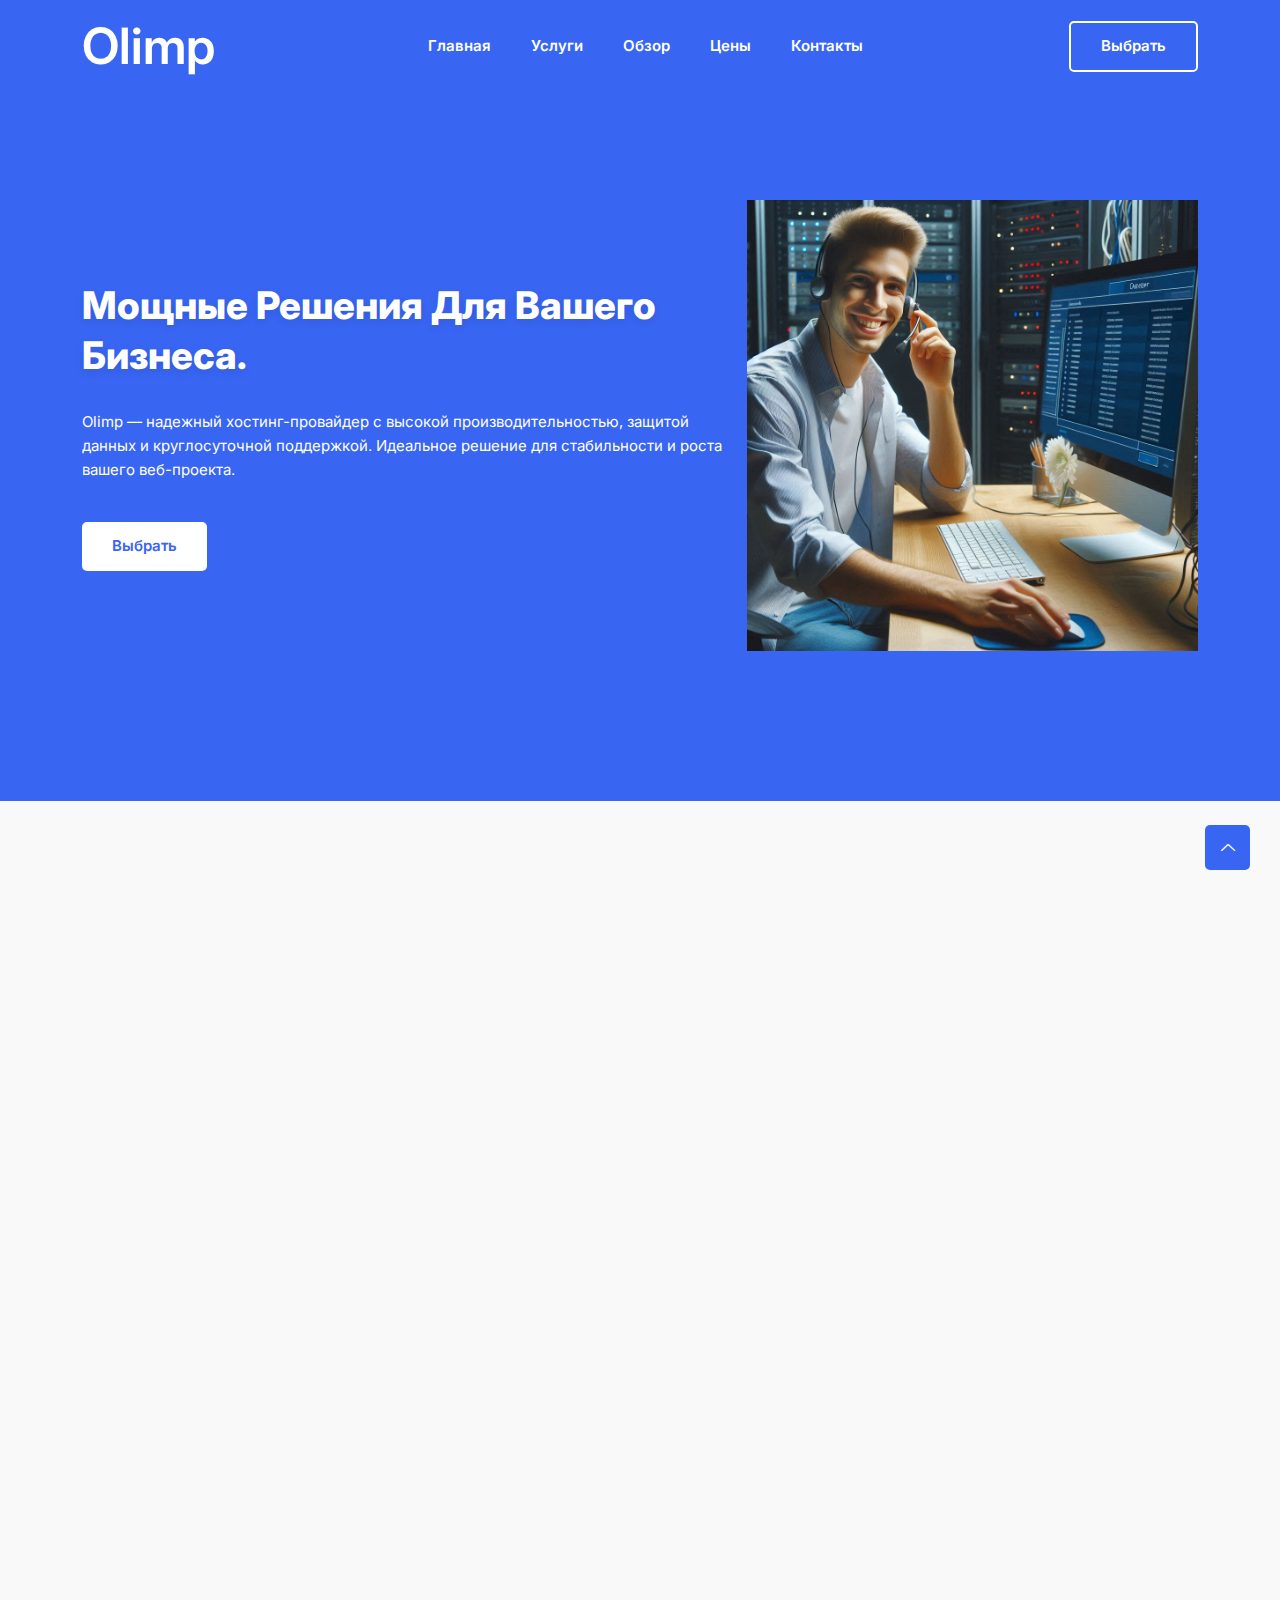
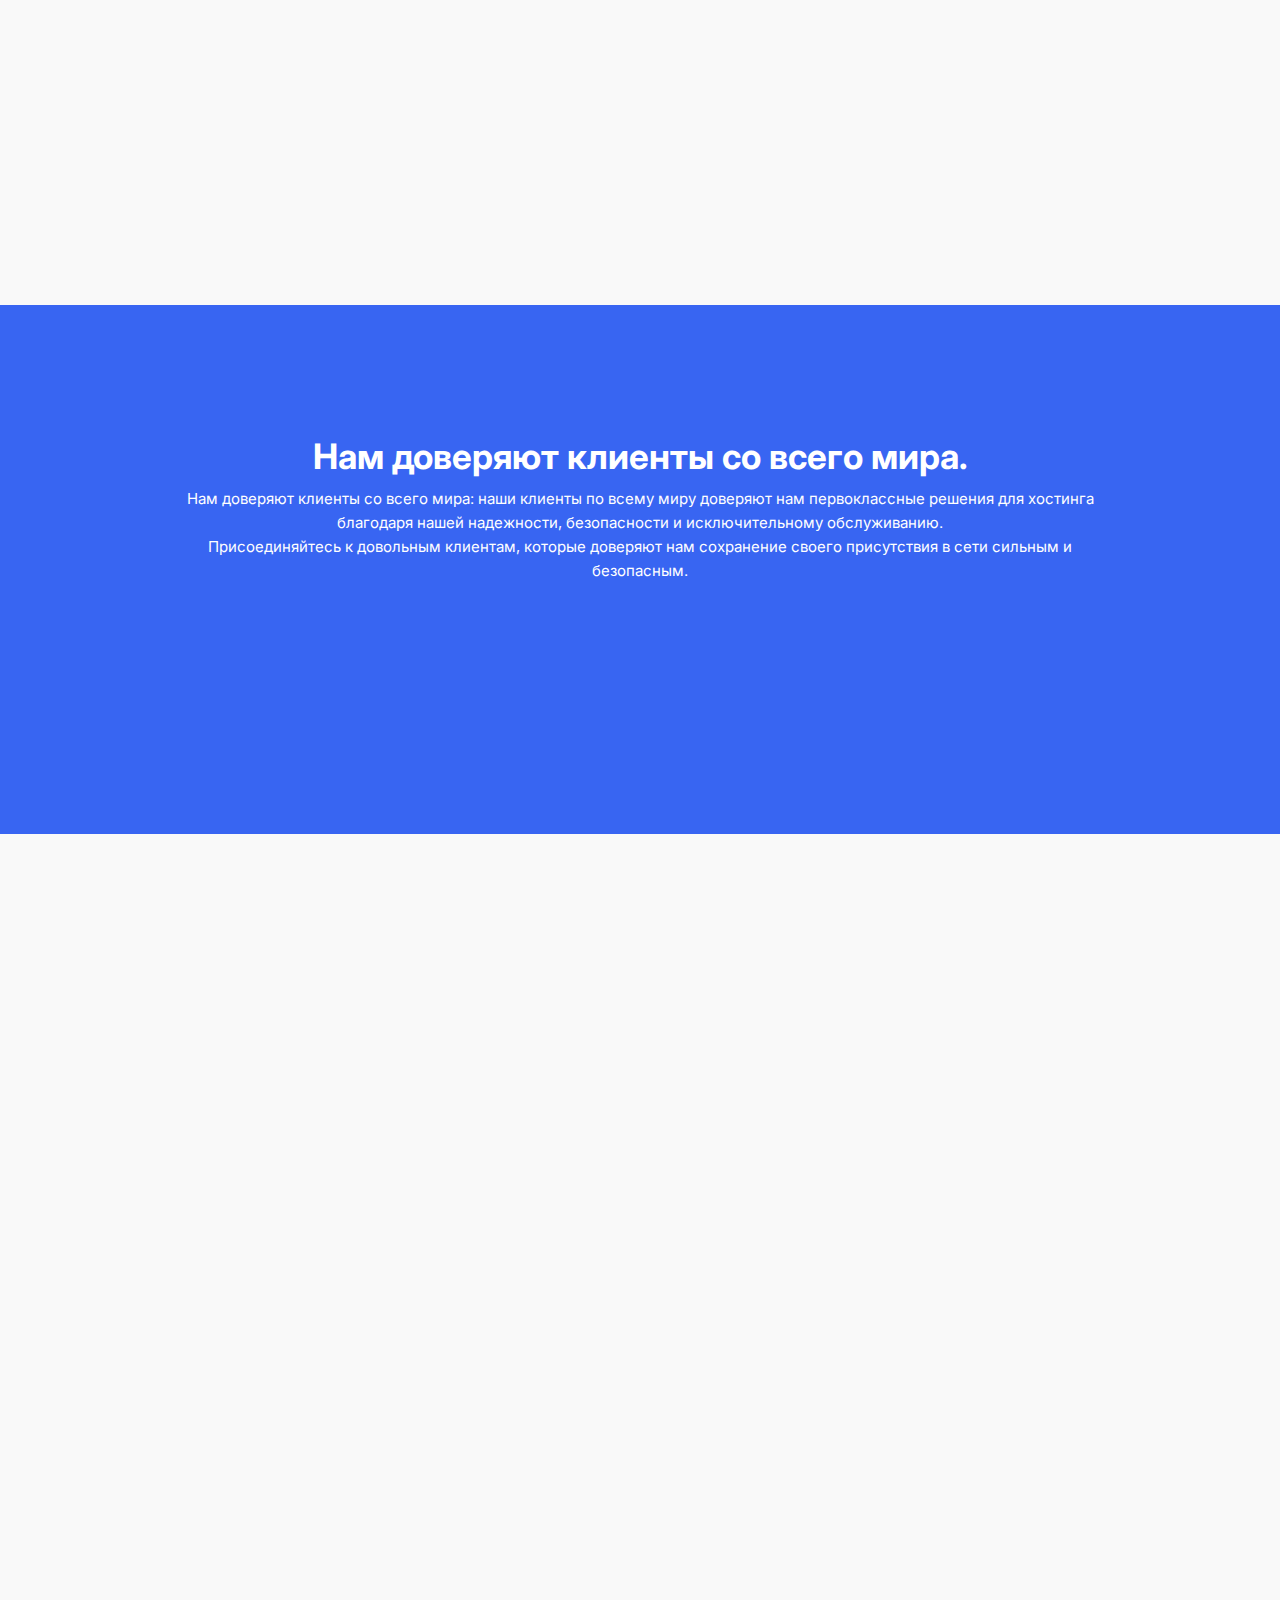
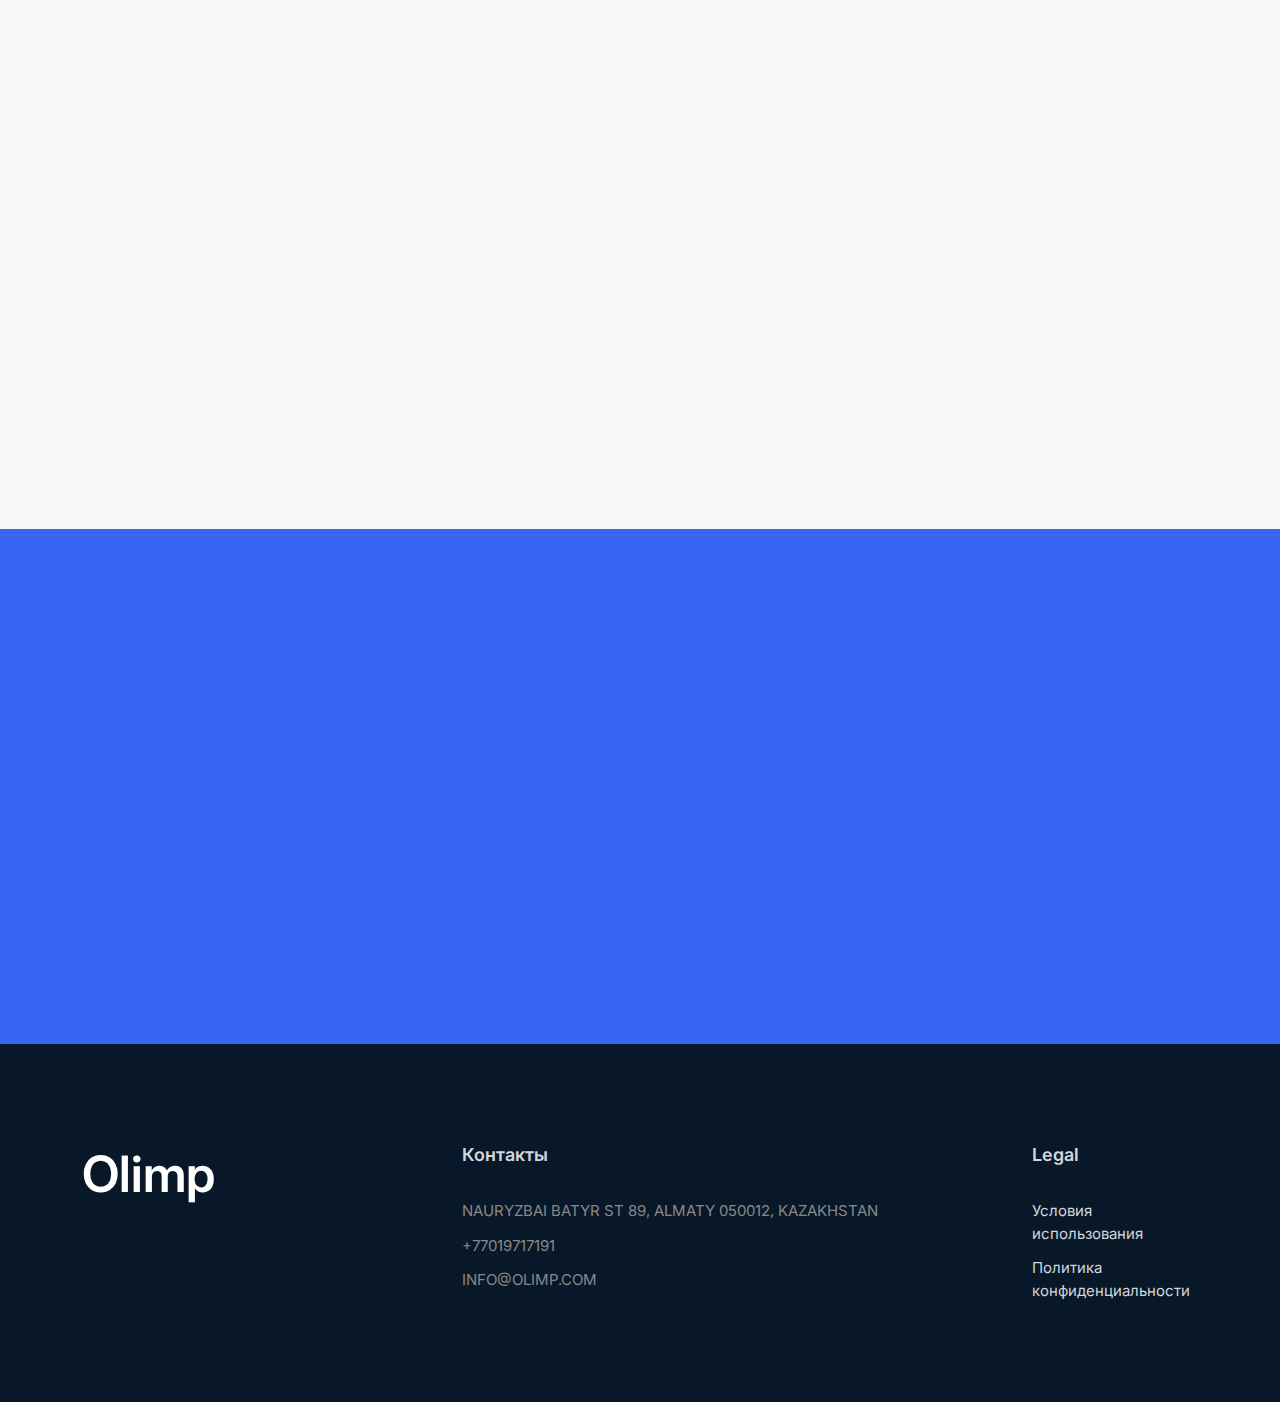
<file: index.html>
<!DOCTYPE html>
<html class="no-js" lang="ru">

<head>
    <meta charset="utf-8" />
    <meta http-equiv="x-ua-compatible" content="ie=edge" />
    <title>Olimp Hosting Provider | Надежный и Высокопроизводительный Хостинг</title>
    <meta name="title" content="Olimp Hosting Provider | Надежный и Высокопроизводительный Хостинг" />
    <meta name="description" content="Olimp предлагает надежный хостинг для любого типа веб-сайтов. Высокая производительность, безопасность данных и круглосуточная поддержка. Выберите идеальный тариф и начните работу уже сегодня!" />
    <meta name="viewport" content="width=device-width, initial-scale=1" />
    <link rel="apple-touch-icon" sizes="180x180" href="favicon/apple-touch-icon.png">
    <link rel="icon" type="image/png" sizes="32x32" href="favicon/favicon-32x32.png">
    <link rel="icon" type="image/png" sizes="16x16" href="favicon/favicon-16x16.png">
    <link rel="manifest" href="favicon/site.webmanifest">

    <!-- ========================= CSS here ========================= -->
    <link rel="stylesheet" href="assets/css/bootstrap.min.css" />
    <link rel="stylesheet" href="assets/css/LineIcons.2.0.css" />
    <link rel="stylesheet" href="assets/css/animate.css" />
    <link rel="stylesheet" href="assets/css/tiny-slider.css" />
    <link rel="stylesheet" href="assets/css/glightbox.min.css" />
    <link rel="stylesheet" href="assets/css/main.css" />

</head>

<body>
    <!-- Preloader -->
    <div class="preloader">
        <div class="preloader-inner">
            <div class="preloader-icon">
                <span></span>
                <span></span>
            </div>
        </div>
    </div>
    <!-- /End Preloader -->

    <!-- Start Header Area -->
    <header class="header navbar-area">
        <div class="container">
            <div class="row align-items-center">
                <div class="col-lg-12">
                    <div class="nav-inner">
                        <!-- Start Navbar -->
                        <nav class="navbar navbar-expand-lg">
                            <a class="navbar-brand" href="index.html">
                                <h1>Olimp</h1>
                            </a>
                            <button class="navbar-toggler mobile-menu-btn" type="button" data-bs-toggle="collapse"
                                data-bs-target="#navbarSupportedContent" aria-controls="navbarSupportedContent"
                                aria-expanded="false" aria-label="Toggle navigation">
                                <span class="toggler-icon"></span>
                                <span class="toggler-icon"></span>
                                <span class="toggler-icon"></span>
                            </button>
                            <div class="collapse navbar-collapse sub-menu-bar" id="navbarSupportedContent">
                                <ul id="nav" class="navbar-nav ms-auto">
                                    <li class="nav-item">
                                        <a href="index.html" class="page-scroll active"
                                            aria-label="Toggle navigation">Главная</a>
                                    </li>
                                    <li class="nav-item">
                                        <a href="#features"
                                            aria-label="Toggle navigation">Услуги</a>
                                    </li>
                                    <li class="nav-item">
                                        <a href="#overview" aria-label="Toggle navigation">Обзор</a>
                                    </li>
                                    <li class="nav-item">
                                        <a href="#pricing"
                                            aria-label="Toggle navigation">Цены</a>
                                    </li>
                                    <li class="nav-item">
                                        <a href="#contact" aria-label="Toggle navigation">Контакты</a>
                                    </li>
                                </ul>
                            </div> <!-- navbar collapse -->
                            <div class="button add-list-button">
                                <a href="form.html" class="btn">Выбрать</a>
                            </div>
                        </nav>
                        <!-- End Navbar -->
                    </div>
                </div>
            </div> <!-- row -->
        </div> <!-- container -->
    </header>
    <!-- End Header Area -->

    <!-- Start Hero Area -->
    <section id="home" class="hero-area">
        <div class="container">
            <div class="row align-items-center">
                <div class="col-lg-7 col-md-12 col-12">
                    <div class="hero-content">
                        <h1 class="wow fadeInLeft" data-wow-delay=".4s">Мощные решения для вашего бизнеса.</h1>
                        <p class="wow fadeInLeft" data-wow-delay=".6s">Olimp — надежный хостинг-провайдер с высокой производительностью, защитой данных и круглосуточной поддержкой. Идеальное решение для стабильности и роста вашего веб-проекта.</p>
                        <div class="button wow fadeInLeft" data-wow-delay=".8s">
                            <a href="form.html" class="btn">Выбрать</a>
                        </div>
                    </div>
                </div>
                <div class="col-lg-5 col-md-12 col-12">
                    <div class="hero-image wow fadeInRight" data-wow-delay=".4s">
                        <img src="assets/images/74ab09e4-148d-48d3-93f1-fd119d918466.jpeg" alt="Olimp Hosting Provider">
                    </div>
                </div>
            </div>
        </div>
    </section>
    <!-- End Hero Area -->

    <!-- Start Features Area -->
    <section id="features" class="features section">
        <div class="container">
            <div class="row">
                <div class="col-12">
                    <div class="section-title">
                        <h3 class="wow zoomIn" data-wow-delay=".2s">Услуги</h3>
                        <h2 class="wow fadeInUp" data-wow-delay=".4s">Почему выбрать Olimp?</h2>
                        <p class="wow fadeInUp" data-wow-delay=".6s">Olimp предлагает вам надежный хостинг, который поддержит ваш бизнес на пути к успеху, обеспечивая стабильность и высокое качество обслуживания.</p>
                    </div>
                </div>
            </div>
            <div class="row">
                <div class="col-lg-4 col-md-6 col-12">
                    <!-- Start Single Feature -->
                    <div class="single-feature wow fadeInUp" data-wow-delay=".2s">
                        <i class="lni lni-cloud-upload"></i>
                        <h3>Высокая производительность</h3>
                        <p>Наши серверы обеспечивают быструю загрузку сайтов и отличную скорость работы, что важно для пользователей и поисковых систем.
                        </p>
                    </div>
                    <!-- End Single Feature -->
                </div>
                <div class="col-lg-4 col-md-6 col-12">
                    <!-- Start Single Feature -->
                    <div class="single-feature wow fadeInUp" data-wow-delay=".4s">
                        <i class="lni lni-lock"></i>
                        <h3>Надежность</h3>
                        <p>Мы гарантируем высокий уровень доступности и минимальные простои благодаря современным технологиям и резервированию данных.</p>
                    </div>
                    <!-- End Single Feature -->
                </div>
                <div class="col-lg-4 col-md-6 col-12">
                    <!-- Start Single Feature -->
                    <div class="single-feature wow fadeInUp" data-wow-delay=".6s">
                        <i class="lni lni-reload"></i>
                        <h3>Безопасность</h3>
                        <p>Ваши данные под надежной защитой. Мы используем передовые системы безопасности для защиты от угроз и несанкционированного доступа.</p>
                    </div>
                    <!-- End Single Feature -->
                </div>
                <div class="col-lg-4 col-md-6 col-12">
                    <!-- Start Single Feature -->
                    <div class="single-feature wow fadeInUp" data-wow-delay=".2s">
                        <i class="lni lni-shield"></i>
                        <h3>Гибкость и масштабируемость</h3>
                        <p>Наши хостинг-пакеты легко настраиваются под ваши потребности, позволяя вам легко масштабировать ресурсы по мере роста бизнеса.</p>
                    </div>
                    <!-- End Single Feature -->
                </div>
                <div class="col-lg-4 col-md-6 col-12">
                    <!-- Start Single Feature -->
                    <div class="single-feature wow fadeInUp" data-wow-delay=".4s">
                        <i class="lni lni-cog"></i>
                        <h3>Поддержка 24/7</h3>
                        <p>Наша команда технической поддержки всегда готова помочь вам в любое время суток, обеспечивая оперативное решение любых проблем.
                        </p>
                    </div>
                    <!-- End Single Feature -->
                </div>
                <div class="col-lg-4 col-md-6 col-12">
                    <!-- Start Single Feature -->
                    <div class="single-feature wow fadeInUp" data-wow-delay=".6s">
                        <i class="lni lni-layers"></i>
                        <h3>Резервное копирование данных</h3>
                        <p>Регулярное автоматическое резервное копирование ваших данных обеспечивает их защиту и восстановление в случае непредвиденных ситуаций.
                        </p>
                    </div>
                    <!-- End Single Feature -->
                </div>
            </div>
        </div>
    </section>
    <!-- End Features Area -->

    <!-- Start Achievement Area -->
    <section class="our-achievement section" id="overview">
        <div class="container">
            <div class="row">
                <div class="col-lg-10 offset-lg-1 col-md-12 col-12">
                    <div class="title">
                        <h2>Нам доверяют клиенты со всего мира.</h2>
                        <p>Нам доверяют клиенты со всего мира: наши клиенты по всему миру доверяют нам первоклассные решения для хостинга благодаря нашей надежности, безопасности и исключительному обслуживанию. </p>
                        <p>Присоединяйтесь к довольным клиентам, которые доверяют нам сохранение своего присутствия в сети сильным и безопасным.</p>
                    </div>
                </div>
            </div>
            <div class="row">
                <div class="col-lg-8 offset-lg-2 col-md-12 col-12">
                    <div class="row">
                        <div class="col-lg-4 col-md-4 col-12">
                            <div class="single-achievement wow fadeInUp" data-wow-delay=".2s">
                                <h3 class="counter"><span id="secondo1" class="countup" cup-end="100">100</span>%</h3>
                                <p>Удовлетворение</p>
                            </div>
                        </div>
                        <div class="col-lg-4 col-md-4 col-12">
                            <div class="single-achievement wow fadeInUp" data-wow-delay=".4s">
                                <h3 class="counter"><span id="secondo2" class="countup" cup-end="120">120</span>K</h3>
                                <p>Счастливые пользователи</p>
                            </div>
                        </div>
                        <div class="col-lg-4 col-md-4 col-12">
                            <div class="single-achievement wow fadeInUp" data-wow-delay=".6s">
                                <h3 class="counter"><span id="secondo3" class="countup" cup-end="125">125</span>k+</h3>
                                <p>Загрузки</p>
                            </div>
                        </div>
                    </div>
                </div>
            </div>
        </div>
    </section>
    <!-- End Achievement Area -->

    <!-- Start Pricing Table Area -->
    <section id="pricing" class="pricing-table section">
        <div class="container">
            <div class="row">
                <div class="col-12">
                    <div class="section-title">
                        <h3 class="wow zoomIn" data-wow-delay=".2s">Тарифный план</h3>
                        <h2 class="wow fadeInUp" data-wow-delay=".4s">Выберите идеальный тариф для вашего хостинга и получите оптимальные решения для вашего бизнеса.</h2>
                        <p class="wow fadeInUp" data-wow-delay=".6s">Наши тарифные планы адаптированы для разных нужд и обеспечивают гибкость и масштабируемость в зависимости от ваших требований. Независимо от того, только ли вы начинаете или управляете крупным проектом, у нас есть план, который соответствует вашим нуждам.</p>
                    </div>
                </div>
            </div>
            <div class="row">
                <div class="col-lg-4 col-md-6 col-12">
                    <!-- Single Table -->
                    <div class="single-table wow fadeInUp" data-wow-delay=".2s">
                        <!-- Table Head -->
                        <div class="table-head">
                            <h4 class="title">Junior</h4>
                            <p>Идеально подходит для небольших веб-сайтов и личных проектов. Обеспечивает базовые функции хостинга по доступной цене, с достаточным пространством и трафиком для старта вашего онлайн-проекта.</p>
                            <div class="price">
                                <h2 class="amount">₸ 10 000</h2>
                            </div>
                            <div class="button">
                                <a href="tariffs.html" class="btn">Выбрать</a>
                            </div>
                        </div>
                        <!-- End Table Head -->
                        <!-- Start Table Content -->
                        <div class="table-content">
                            <h4 class="middle-title">Что входит:</h4>
                            <!-- Table List -->
                            <ul class="table-list">
                                <li><i class="lni lni-checkmark-circle"></i> 1 веб-сайт</li>
                                <li><i class="lni lni-checkmark-circle"></i> 10 ГБ дискового пространства</li>
                                <li><i class="lni lni-checkmark-circle"></i> 100 ГБ трафика</li>
                                <li><i class="lni lni-checkmark-circle"></i> 1 база данных</li>
                                <li><i class="lni lni-checkmark-circle"></i> 1 почтовый ящик</li>
                            </ul>
                            <!-- End Table List -->
                        </div>
                        <!-- End Table Content -->
                    </div>
                    <!-- End Single Table-->
                </div>
                <div class="col-lg-4 col-md-6 col-12">
                    <!-- Single Table -->
                    <div class="single-table wow fadeInUp" data-wow-delay=".4s">
                        <!-- Table Head -->
                        <div class="table-head">
                            <h4 class="title">Middle</h4>
                            <p>Оптимален для растущих бизнесов и блогов. Предлагает больше ресурсов и функций по сравнению с Junior, включая поддержку нескольких веб-сайтов и баз данных, что позволяет расширять ваши онлайн-услуги и проекты.</p>
                            <div class="price">
                                <h2 class="amount">₸ 15 000</h2>
                            </div>
                            <div class="button">
                                <a href="tariffs.html" class="btn">Выбрать</a>
                            </div>
                        </div>
                        <!-- End Table Head -->
                        <!-- Start Table Content -->
                        <div class="table-content">
                            <h4 class="middle-title">Что входит:</h4>
                            <!-- Table List -->
                            <ul class="table-list">
                                <li><i class="lni lni-checkmark-circle"></i> 5 веб-сайтов</li>
                                <li><i class="lni lni-checkmark-circle"></i> 50 ГБ дискового пространства</li>
                                <li><i class="lni lni-checkmark-circle"></i> 500 ГБ трафика</li>
                                <li><i class="lni lni-checkmark-circle"></i> 5 баз данных</li>
                                <li><i class="lni lni-checkmark-circle"></i> 10 почтовых ящиков</li>
                            </ul>
                            <!-- End Table List -->
                        </div>
                        <!-- End Table Content -->
                    </div>
                    <!-- End Single Table-->
                </div>
                <div class="col-lg-4 col-md-6 col-12">
                    <!-- Single Table -->
                    <div class="single-table wow fadeInUp" data-wow-delay=".6s">
                        <!-- Table Head -->
                        <div class="table-head">
                            <h4 class="title">Senior</h4>
                            <p>Для крупных компаний и высокопрофильных проектов, требующих значительных ресурсов и гибкости. Включает все необходимые функции для управления несколькими веб-сайтами и базами данных, с неограниченными возможностями для роста и масштабирования.</p>
                            <div class="price">
                                <h2 class="amount">₸ 17 000</h2>
                            </div>
                            <div class="button">
                                <a href="tariffs.html" class="btn">Выбрать</a>
                            </div>
                        </div>
                        <!-- End Table Head -->
                        <!-- Start Table Content -->
                        <div class="table-content">
                            <h4 class="middle-title">Что входит:</h4>
                            <!-- Table List -->
                            <ul class="table-list">
                                <li><i class="lni lni-checkmark-circle"></i> Неограниченное количество веб-сайтов</li>
                                <li><i class="lni lni-checkmark-circle"></i> 200 ГБ дискового пространства</li>
                                <li><i class="lni lni-checkmark-circle"></i> Неограниченный трафик</li>
                                <li><i class="lni lni-checkmark-circle"></i> Неограниченное количество баз данных</li>
                                <li><i class="lni lni-checkmark-circle"></i> Неограниченное количество почтовых ящиков</li>
                            </ul>
                            <!-- End Table List -->
                        </div>
                        <!-- End Table Content -->
                    </div>
                    <!-- End Single Table-->
                </div>
            </div>
        </div>
    </section>
    <!--/ End Pricing Table Area -->

    <!-- Start Call To Action Area -->
    <section class="section call-action">
        <div class="container">
            <div class="row">
                <div class="col-lg-8 offset-lg-2 col-md-12 col-12">
                    <div class="cta-content">
                        <h2 class="wow fadeInUp" data-wow-delay=".2s">Какие сайты можно размещать на хостинг-провайдерах Olimp.
                        </h2>
                        <p class="wow fadeInUp" data-wow-delay=".4s">Личные блоги и портфолио / Корпоративные веб-сайты / Интернет-магазины / Новости и информационные порталы / Форумы и сообщества / Образовательные платформы / Медиа и развлекательные сайты.</p>
                        <div class="button wow fadeInUp" data-wow-delay=".6s">
                            <a href="form.html" class="btn">Выбрать</a>
                        </div>
                    </div>
                </div>
            </div>
        </div>
    </section>
    <!-- End Call To Action Area -->

    <!-- Start Footer Area -->
    <footer class="footer" id="contact">
        <!-- Start Footer Top -->
        <div class="footer-top">
            <div class="container">
                <div class="row">
                    <div class="col-lg-4 col-md-4 col-12">
                        <!-- Single Widget -->
                        <div class="single-footer f-about">
                            <div class="logo">
                                <a href="index.html">
                                    <h1 class="text-white">Olimp</h1>
                                </a>
                            </div>
                        </div>
                        <!-- End Single Widget -->
                    </div>
                    <div class="col-lg-8 col-md-8 col-12">
                        <div class="row">
                            <div class="col-lg-9 col-md-6 col-12">
                                <!-- Single Widget -->
                                <div class="single-footer f-link">
                                    <h3>Контакты</h3>
                                    <ul>
                                        <li>NAURYZBAI BATYR ST 89, ALMATY 050012, KAZAKHSTAN</li>
                                        <li>+77019717191</li>
                                        <li>INFO@OLIMP.COM</li>
                                    </ul>
                                </div>
                                <!-- End Single Widget -->
                            </div>

                            <div class="col-lg-3 col-md-6 col-12">
                                <!-- Single Widget -->
                                <div class="single-footer f-link">
                                    <h3>Legal</h3>
                                    <ul>
                                        <li><a href="terms.html">Условия использования</a></li>
                                        <li><a href="policy.html">Политика конфиденциальности</a></li>
                                    </ul>
                                </div>
                                <!-- End Single Widget -->
                            </div>
                        </div>
                    </div>
                </div>
            </div>
        </div>
        <!--/ End Footer Top -->
    </footer>
    <!--/ End Footer Area -->

    <!-- ========================= scroll-top ========================= -->
    <a href="#" class="scroll-top">
        <i class="lni lni-chevron-up"></i>
    </a>

    <!-- ========================= JS here ========================= -->
    <script src="assets/js/bootstrap.min.js"></script>
    <script src="assets/js/wow.min.js"></script>
    <script src="assets/js/tiny-slider.js"></script>
    <script src="assets/js/glightbox.min.js"></script>
    <script src="assets/js/count-up.min.js"></script>
    <script src="assets/js/main.js"></script>
    <script type="text/javascript">
        //====== counter up 
        var cu = new counterUp({
            start: 0,
            duration: 2000,
            intvalues: true,
            interval: 100,
            append: " ",
        });
        cu.start();
    </script>
    <script type="application/ld+json">
        {
            "@context": "https://schema.org",
            "@type": "Organization",
            "name": "Olimp",
            "url": "",
            "logo": "/favicon/favicon.ico"
        }
    </script>
    <script type="application/ld+json">
        {
            "@context": "https://schema.org",
            "@type": "WPHeader",
            "headline": "Olimp Fitness Club",
            "description": "Фитнес-клуб Олимп! Мы предлагаем профессиональные тренировки, высококвалифицированных тренеров и новейшее оборудование для достижения ваших фитнес-целей.",
            "url": "",
            "publisher": {
                "@type": "Organization",
                "name": "Olimp",
                "logo": {
                    "@type": "ImageObject",
                    "url": "/favicon/favicon.ico"
                }
            }
        }
    </script>
    <script type="application/ld+json">
        {
            "@context": "https://schema.org",
            "@type": "WebPage",
            "name": "Olimp",
            "description": "Фитнес-клуб Олимп! Мы предлагаем профессиональные тренировки, высококвалифицированных тренеров и новейшее оборудование для достижения ваших фитнес-целей.",
            "publisher": {
                "@type": "Organization",
                "name": "Olimp"
            },
            "license": "A license document that applies to this content, typically indicated by URL"
        }
    </script>
    <script type="application/ld+json">
        {
            "@context": "https://schema.org",
            "@type": "SiteNavigationElement",
            "name": "Main Navigation",
            "url": "",
            "hasPart": [
                {
                    "@type": "WebPage",
                    "name": "Home",
                    "url": ""
                },
                {
                    "@type": "WebPage",
                    "name": "Privacy Policy",
                    "url": "/policy.html"
                },
                {
                    "@type": "WebPage",
                    "name": "Terms of use",
                    "url": "/terms.html"
                },
                {
                    "@type": "WebPage",
                    "name": "Tariffs",
                    "url": "/tariffs.html"
                },
                {
                    "@type": "WebPage",
                    "name": "Form",
                    "url": "/form.html"
                }
            ]
        }
    </script>
</body>

</html>
</file>
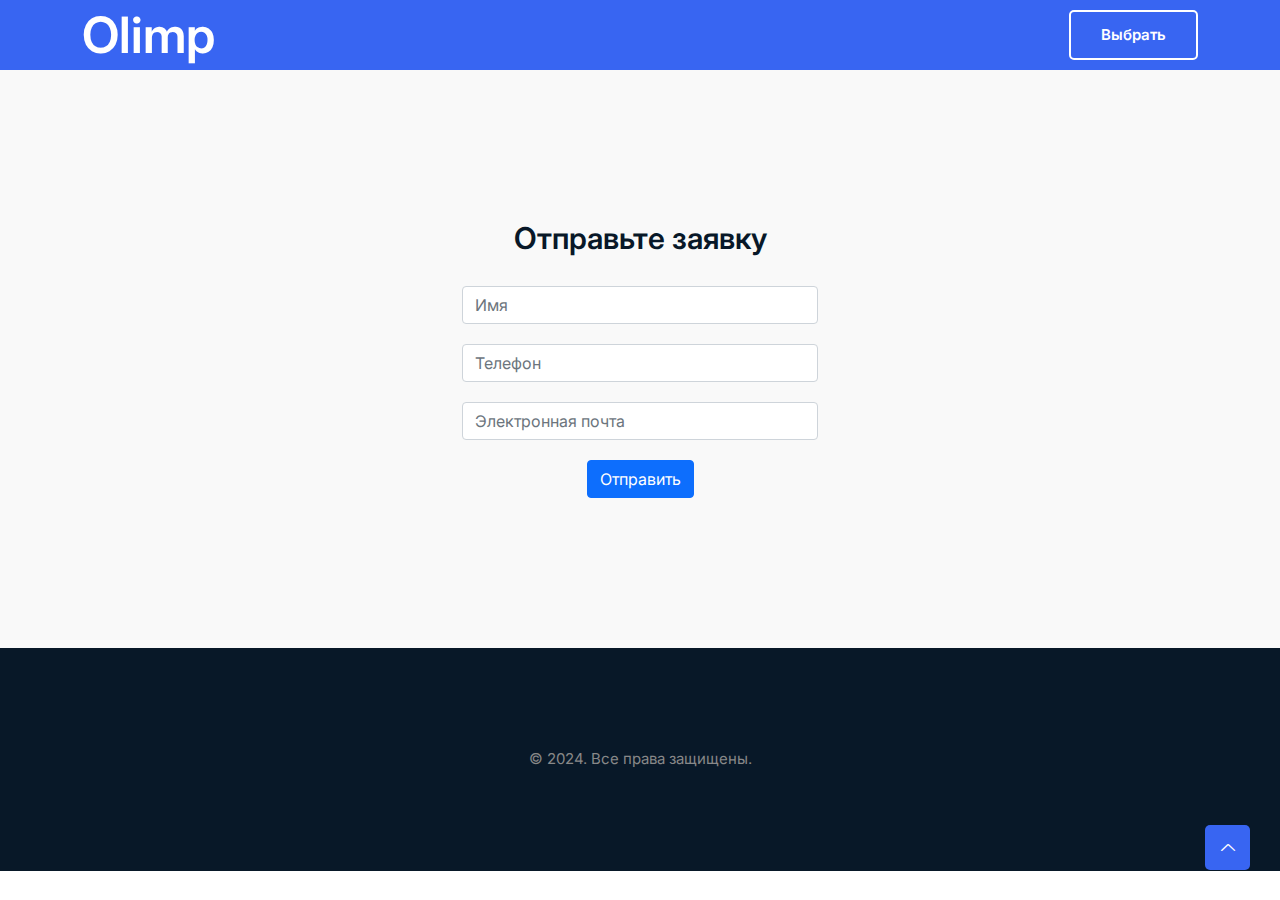
<file: form.html>
<!DOCTYPE html>
<html class="no-js" lang="ru">

<head>
    <meta charset="utf-8" />
    <meta http-equiv="x-ua-compatible" content="ie=edge" />
    <title>Olimp Hosting Provider | Надежный и Высокопроизводительный Хостинг</title>
    <meta name="title" content="Olimp Hosting Provider | Надежный и Высокопроизводительный Хостинг" />
    <meta name="description" content="Olimp предлагает надежный хостинг для любого типа веб-сайтов. Высокая производительность, безопасность данных и круглосуточная поддержка. Выберите идеальный тариф и начните работу уже сегодня!" />
    <meta name="viewport" content="width=device-width, initial-scale=1" />
    <link rel="apple-touch-icon" sizes="180x180" href="favicon/apple-touch-icon.png">
    <link rel="icon" type="image/png" sizes="32x32" href="favicon/favicon-32x32.png">
    <link rel="icon" type="image/png" sizes="16x16" href="favicon/favicon-16x16.png">
    <link rel="manifest" href="favicon/site.webmanifest">

    <!-- ========================= CSS here ========================= -->
    <link rel="stylesheet" href="assets/css/bootstrap.min.css" />
    <link rel="stylesheet" href="assets/css/LineIcons.2.0.css" />
    <link rel="stylesheet" href="assets/css/animate.css" />
    <link rel="stylesheet" href="assets/css/tiny-slider.css" />
    <link rel="stylesheet" href="assets/css/glightbox.min.css" />
    <link rel="stylesheet" href="assets/css/main.css" />

</head>

<body>
    <!-- Preloader -->
    <div class="preloader">
        <div class="preloader-inner">
            <div class="preloader-icon">
                <span></span>
                <span></span>
            </div>
        </div>
    </div>
    <!-- /End Preloader -->

    <!-- Start Header Area -->
    <header class="header navbar-area">
        <div class="container">
            <div class="row align-items-center">
                <div class="col-lg-12">
                    <div class="nav-inner">
                        <!-- Start Navbar -->
                        <nav class="navbar navbar-expand-lg justify-content-between">
                            <a class="navbar-brand" href="index.html">
                                <h1>Olimp</h1>
                            </a>
                            <div class="button add-list-button">
                                <a href="tariffs.html" class="btn">Выбрать</a>
                            </div>
                        </nav>
                        <!-- End Navbar -->
                    </div>
                </div>
            </div> <!-- row -->
        </div> <!-- container -->
    </header>
    <!-- End Header Area -->
    <section id="pricing" class="pricing-table pt-220 pb-150">
        <div class="container">
            <div class="row">
                <div class="col-sm-4"></div>
                <div class="col-sm-4">
                    <h3 class="text-center mb-30">Отправьте заявку</h3>
                    <div class="form">
                        <form id="contactForm">
                            <div class="control-group">
                                <input type="text" class="form-control mb-20" placeholder="Имя" required="required">
                            </div>
                            <div class="control-group">
                                <input type="tel" class="form-control mb-20" placeholder="Телефон" required="required">
                            </div>
                            <div class="control-group">
                                <input type="email" class="form-control mb-20" placeholder="Электронная почта" required="required">
                            </div>
                            <div class="form-btn text-center">
                                <button class="btn btn-primary" type="submit">Отправить</button>
                            </div>
                            <div id="successMessage" class="success_message" style="display: none;">Заявка отправлена!</div>
                        </form>
                    </div>
                </div>
                <div class="col-sm-4"></div>
            </div>
        </div>
    </section>
    <!-- Start Footer Area -->
    <footer class="footer" id="contact">
        <div class="footer-top text-center">
            <div class="container">
                <div class="row">
                    <div class="col-lg-12 col-md-4 col-12">
                        © 2024. Все права защищены.
                    </div>
                </div>
            </div>
        </div>
    </footer>

    <!-- ========================= scroll-top ========================= -->
    <a href="#" class="scroll-top">
        <i class="lni lni-chevron-up"></i>
    </a>

    <!-- ========================= JS here ========================= -->
    <script src="assets/js/bootstrap.min.js"></script>
    <script src="assets/js/wow.min.js"></script>
    <script src="assets/js/tiny-slider.js"></script>
    <script src="assets/js/glightbox.min.js"></script>
    <script src="assets/js/count-up.min.js"></script>
    <script src="assets/js/main.js"></script>
    <script type="text/javascript">
        //====== counter up 
        var cu = new counterUp({
            start: 0,
            duration: 2000,
            intvalues: true,
            interval: 100,
            append: " ",
        });
        cu.start();
    </script>
    <script type="application/ld+json">
        {
            "@context": "https://schema.org",
            "@type": "Organization",
            "name": "Olimp",
            "url": "",
            "logo": "/favicon/favicon.ico"
        }
    </script>
    <script type="application/ld+json">
        {
            "@context": "https://schema.org",
            "@type": "WPHeader",
            "headline": "Olimp Fitness Club",
            "description": "Фитнес-клуб Олимп! Мы предлагаем профессиональные тренировки, высококвалифицированных тренеров и новейшее оборудование для достижения ваших фитнес-целей.",
            "url": "",
            "publisher": {
                "@type": "Organization",
                "name": "Olimp",
                "logo": {
                    "@type": "ImageObject",
                    "url": "/favicon/favicon.ico"
                }
            }
        }
    </script>
    <script type="application/ld+json">
        {
            "@context": "https://schema.org",
            "@type": "WebPage",
            "name": "Olimp",
            "description": "Фитнес-клуб Олимп! Мы предлагаем профессиональные тренировки, высококвалифицированных тренеров и новейшее оборудование для достижения ваших фитнес-целей.",
            "publisher": {
                "@type": "Organization",
                "name": "Olimp"
            },
            "license": "A license document that applies to this content, typically indicated by URL"
        }
    </script>
    <script type="application/ld+json">
        {
            "@context": "https://schema.org",
            "@type": "SiteNavigationElement",
            "name": "Main Navigation",
            "url": "",
            "hasPart": [
                {
                    "@type": "WebPage",
                    "name": "Home",
                    "url": ""
                },
                {
                    "@type": "WebPage",
                    "name": "Privacy Policy",
                    "url": "/policy.html"
                },
                {
                    "@type": "WebPage",
                    "name": "Terms of use",
                    "url": "/terms.html"
                },
                {
                    "@type": "WebPage",
                    "name": "Tariffs",
                    "url": "/tariffs.html"
                },
                {
                    "@type": "WebPage",
                    "name": "Form",
                    "url": "/form.html"
                }
            ]
        }
    </script>
</body>

</html>
</file>
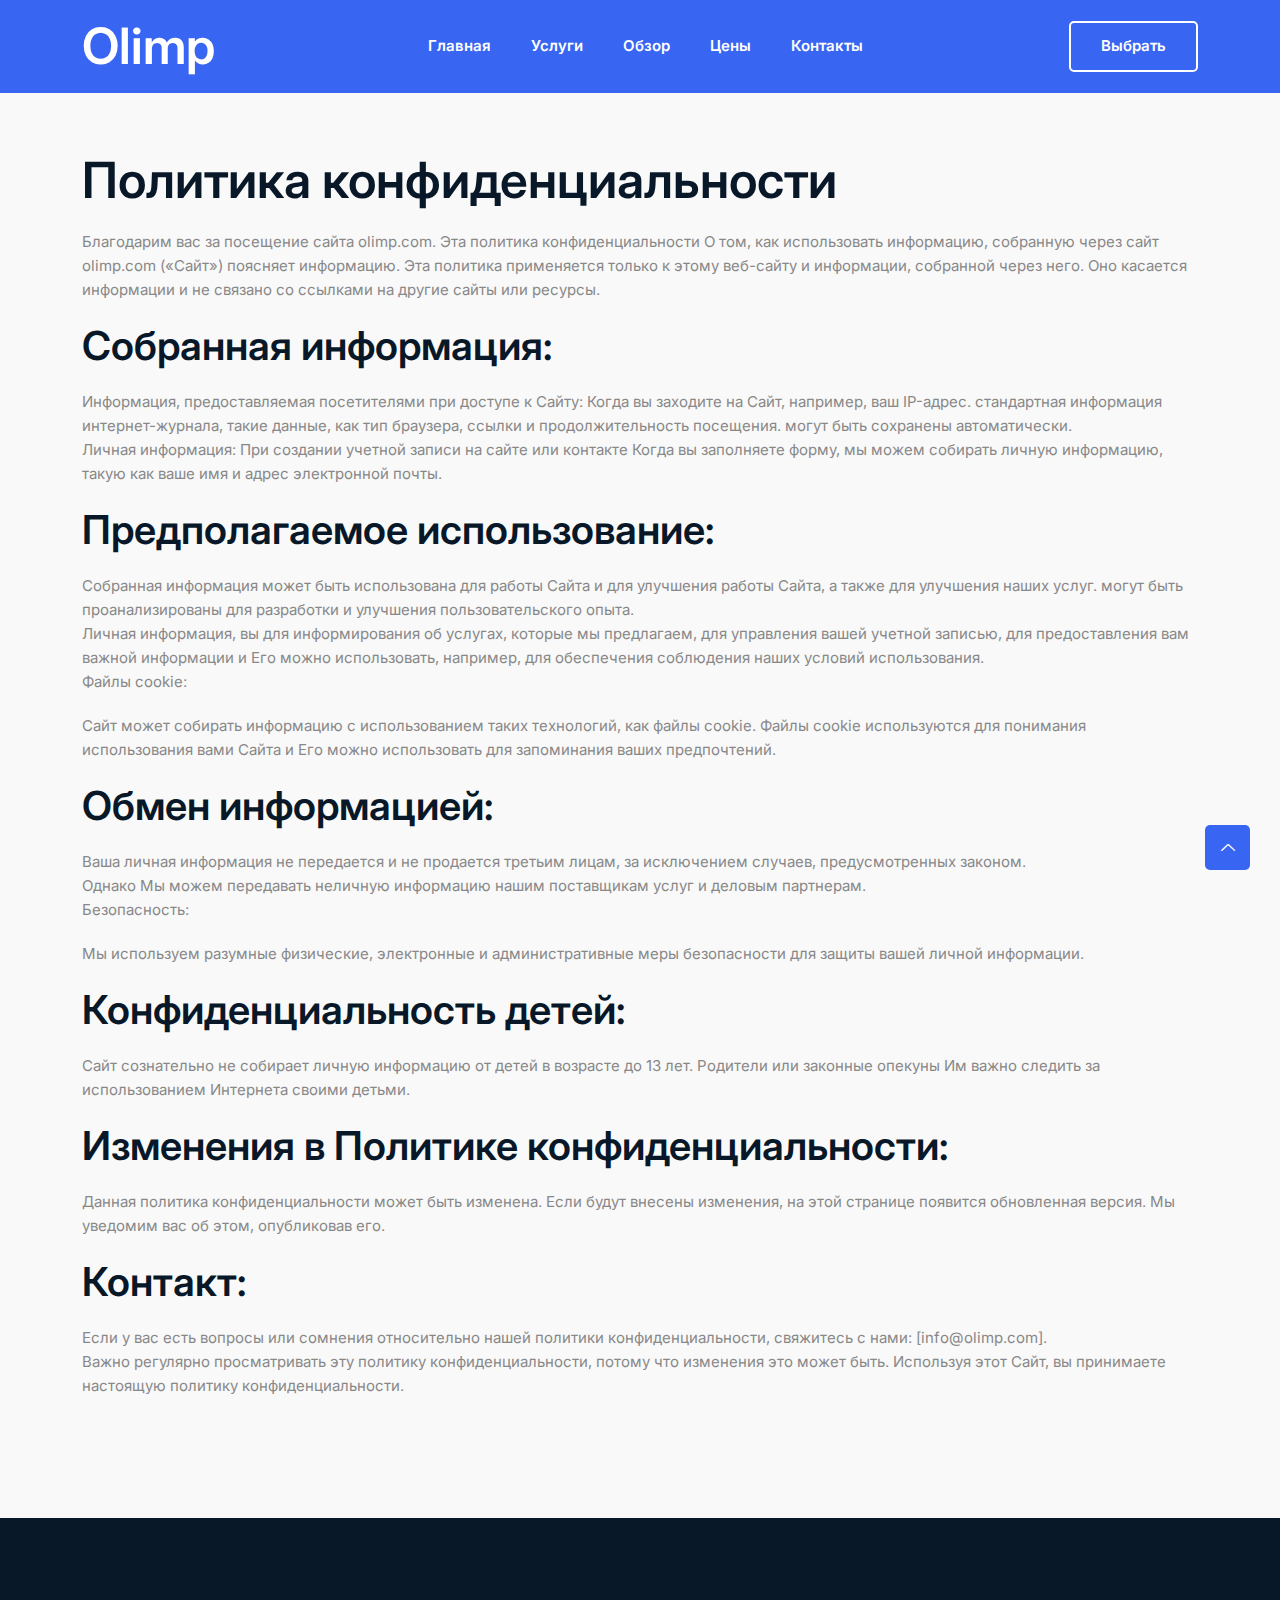
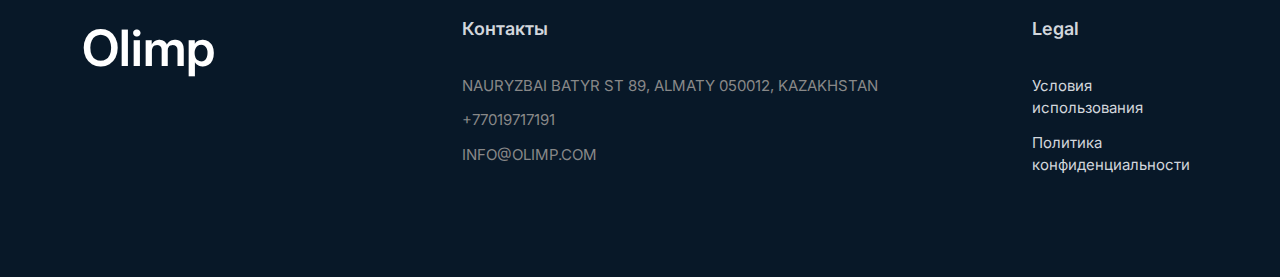
<file: policy.html>
<!DOCTYPE html>
<html class="no-js" lang="ru">

<head>
    <meta charset="utf-8" />
    <meta http-equiv="x-ua-compatible" content="ie=edge" />
    <title>Olimp Hosting Provider | Надежный и Высокопроизводительный Хостинг</title>
    <meta name="title" content="Olimp Hosting Provider | Надежный и Высокопроизводительный Хостинг" />
    <meta name="description" content="Olimp предлагает надежный хостинг для любого типа веб-сайтов. Высокая производительность, безопасность данных и круглосуточная поддержка. Выберите идеальный тариф и начните работу уже сегодня!" />
    <meta name="viewport" content="width=device-width, initial-scale=1" />
    <link rel="apple-touch-icon" sizes="180x180" href="favicon/apple-touch-icon.png">
    <link rel="icon" type="image/png" sizes="32x32" href="favicon/favicon-32x32.png">
    <link rel="icon" type="image/png" sizes="16x16" href="favicon/favicon-16x16.png">
    <link rel="manifest" href="favicon/site.webmanifest">

    <!-- ========================= CSS here ========================= -->
    <link rel="stylesheet" href="assets/css/bootstrap.min.css" />
    <link rel="stylesheet" href="assets/css/LineIcons.2.0.css" />
    <link rel="stylesheet" href="assets/css/animate.css" />
    <link rel="stylesheet" href="assets/css/tiny-slider.css" />
    <link rel="stylesheet" href="assets/css/glightbox.min.css" />
    <link rel="stylesheet" href="assets/css/main.css" />

</head>

<body>
    <!-- Preloader -->
    <div class="preloader">
        <div class="preloader-inner">
            <div class="preloader-icon">
                <span></span>
                <span></span>
            </div>
        </div>
    </div>
    <!-- /End Preloader -->

    <!-- Start Header Area -->
    <header class="header navbar-area">
        <div class="container">
            <div class="row align-items-center">
                <div class="col-lg-12">
                    <div class="nav-inner">
                        <!-- Start Navbar -->
                        <nav class="navbar navbar-expand-lg">
                            <a class="navbar-brand" href="index.html">
                                <h1>Olimp</h1>
                            </a>
                            <button class="navbar-toggler mobile-menu-btn" type="button" data-bs-toggle="collapse"
                                data-bs-target="#navbarSupportedContent" aria-controls="navbarSupportedContent"
                                aria-expanded="false" aria-label="Toggle navigation">
                                <span class="toggler-icon"></span>
                                <span class="toggler-icon"></span>
                                <span class="toggler-icon"></span>
                            </button>
                            <div class="collapse navbar-collapse sub-menu-bar" id="navbarSupportedContent">
                                <ul id="nav" class="navbar-nav ms-auto">
                                    <li class="nav-item">
                                        <a href="index.html" class="page-scroll active"
                                            aria-label="Toggle navigation">Главная</a>
                                    </li>
                                    <li class="nav-item">
                                        <a href="index.html#features"
                                            aria-label="Toggle navigation">Услуги</a>
                                    </li>
                                    <li class="nav-item">
                                        <a href="index.html#overview" aria-label="Toggle navigation">Обзор</a>
                                    </li>
                                    <li class="nav-item">
                                        <a href="index.html#pricing"
                                            aria-label="Toggle navigation">Цены</a>
                                    </li>
                                    <li class="nav-item">
                                        <a href="index.html#contact" aria-label="Toggle navigation">Контакты</a>
                                    </li>
                                </ul>
                            </div> <!-- navbar collapse -->
                            <div class="button add-list-button">
                                <a href="form.html" class="btn">Выбрать</a>
                            </div>
                        </nav>
                        <!-- End Navbar -->
                    </div>
                </div>
            </div> <!-- row -->
        </div> <!-- container -->
    </header>
    <!-- End Header Area -->

    <!-- Start Hero Area -->

    <section id="features" class="features section pt-150 policy">
        <div class="container">
            <h1>Политика конфиденциальности</h1>
            <p>Благодарим вас за посещение сайта olimp.com. Эта политика конфиденциальности
                О том, как использовать информацию, собранную через сайт olimp.com («Сайт»)
                поясняет информацию. Эта политика применяется только к этому веб-сайту и информации, собранной через
                него.
                Оно касается информации и не связано со ссылками на другие сайты или ресурсы.</p>
            <h2>
                Собранная информация:</h2>
            <p>
                Информация, предоставляемая посетителями при доступе к Сайту: Когда вы заходите на Сайт, например, ваш
                IP-адрес.
                стандартная информация интернет-журнала, такие данные, как тип браузера, ссылки и продолжительность
                посещения.
                могут быть сохранены автоматически.<br>Личная информация: При создании учетной записи на сайте или
                контакте
                Когда вы заполняете форму, мы можем собирать личную информацию, такую ​​как ваше имя и адрес электронной
                почты.<br>
            </p>
            <h2>Предполагаемое использование:</h2>
            <p>
                Собранная информация может быть использована для работы Сайта и для улучшения работы Сайта, а также для
                улучшения наших услуг.
                могут быть проанализированы для разработки и улучшения пользовательского опыта.<br>Личная информация, вы
                для информирования об услугах, которые мы предлагаем, для управления вашей учетной записью, для
                предоставления вам важной информации и
                Его можно использовать, например, для обеспечения соблюдения наших условий использования.<br>Файлы
                cookie:</p>
            <p>
                Сайт может собирать информацию с использованием таких технологий, как файлы cookie. Файлы cookie
                используются для понимания использования вами Сайта и
                Его можно использовать для запоминания ваших предпочтений.<br></p>
            <h2>Обмен информацией:</h2>
            <p>
                Ваша личная информация не передается и не продается третьим лицам, за исключением случаев,
                предусмотренных законом.<br>Однако
                Мы можем передавать неличную информацию нашим поставщикам услуг и деловым партнерам.<br>Безопасность:
            </p>
            <p>
                Мы используем разумные физические, электронные и административные меры безопасности для защиты вашей
                личной информации.<br></p>
            <h2>Конфиденциальность детей:</h2>
            <p>
                Сайт сознательно не собирает личную информацию от детей в возрасте до 13 лет. Родители или законные
                опекуны
                Им важно следить за использованием Интернета своими детьми.<br></p>
            <h2>Изменения в Политике конфиденциальности:</h2>
            <p>
                Данная политика конфиденциальности может быть изменена. Если будут внесены изменения, на этой странице
                появится обновленная версия.
                Мы уведомим вас об этом, опубликовав его.<br></p>
            <h2>Контакт:</h2>
            <p>
                Если у вас есть вопросы или сомнения относительно нашей политики конфиденциальности, свяжитесь с нами:
                [info@olimp.com].<br>Важно регулярно просматривать эту политику конфиденциальности, потому что
                изменения
                это может быть. Используя этот Сайт, вы принимаете настоящую политику конфиденциальности.</p>
        </div>
    </section>
    <!-- End Features Area -->

    <!-- Start Footer Area -->
    <footer class="footer" id="contact">
        <!-- Start Footer Top -->
        <div class="footer-top">
            <div class="container">
                <div class="row">
                    <div class="col-lg-4 col-md-4 col-12">
                        <!-- Single Widget -->
                        <div class="single-footer f-about">
                            <div class="logo">
                                <a href="index.html">
                                    <h1 class="text-white">Olimp</h1>
                                </a>
                            </div>
                        </div>
                        <!-- End Single Widget -->
                    </div>
                    <div class="col-lg-8 col-md-8 col-12">
                        <div class="row">
                            <div class="col-lg-9 col-md-6 col-12">
                                <!-- Single Widget -->
                                <div class="single-footer f-link">
                                    <h3>Контакты</h3>
                                    <ul>
                                        <li>NAURYZBAI BATYR ST 89, ALMATY 050012, KAZAKHSTAN</li>
                                        <li>+77019717191</li>
                                        <li>INFO@OLIMP.COM</li>
                                    </ul>
                                </div>
                                <!-- End Single Widget -->
                            </div>

                            <div class="col-lg-3 col-md-6 col-12">
                                <!-- Single Widget -->
                                <div class="single-footer f-link">
                                    <h3>Legal</h3>
                                    <ul>
                                        <li><a href="terms.html">Условия использования</a></li>
                                        <li><a href="policy.html">Политика конфиденциальности</a></li>
                                    </ul>
                                </div>
                                <!-- End Single Widget -->
                            </div>
                        </div>
                    </div>
                </div>
            </div>
        </div>
        <!--/ End Footer Top -->
    </footer>
    <!--/ End Footer Area -->

    <!-- ========================= scroll-top ========================= -->
    <a href="#" class="scroll-top">
        <i class="lni lni-chevron-up"></i>
    </a>

    <!-- ========================= JS here ========================= -->
    <script src="assets/js/bootstrap.min.js"></script>
    <script src="assets/js/wow.min.js"></script>
    <script src="assets/js/tiny-slider.js"></script>
    <script src="assets/js/glightbox.min.js"></script>
    <script src="assets/js/count-up.min.js"></script>
    <script src="assets/js/main.js"></script>
    <script type="text/javascript">
        //====== counter up 
        var cu = new counterUp({
            start: 0,
            duration: 2000,
            intvalues: true,
            interval: 100,
            append: " ",
        });
        cu.start();
    </script>
    <script type="application/ld+json">
        {
            "@context": "https://schema.org",
            "@type": "Organization",
            "name": "Olimp",
            "url": "",
            "logo": "/favicon/favicon.ico"
        }
    </script>
    <script type="application/ld+json">
        {
            "@context": "https://schema.org",
            "@type": "WPHeader",
            "headline": "Olimp Fitness Club",
            "description": "Фитнес-клуб Олимп! Мы предлагаем профессиональные тренировки, высококвалифицированных тренеров и новейшее оборудование для достижения ваших фитнес-целей.",
            "url": "",
            "publisher": {
                "@type": "Organization",
                "name": "Olimp",
                "logo": {
                    "@type": "ImageObject",
                    "url": "/favicon/favicon.ico"
                }
            }
        }
    </script>
    <script type="application/ld+json">
        {
            "@context": "https://schema.org",
            "@type": "WebPage",
            "name": "Olimp",
            "description": "Фитнес-клуб Олимп! Мы предлагаем профессиональные тренировки, высококвалифицированных тренеров и новейшее оборудование для достижения ваших фитнес-целей.",
            "publisher": {
                "@type": "Organization",
                "name": "Olimp"
            },
            "license": "A license document that applies to this content, typically indicated by URL"
        }
    </script>
    <script type="application/ld+json">
        {
            "@context": "https://schema.org",
            "@type": "SiteNavigationElement",
            "name": "Main Navigation",
            "url": "",
            "hasPart": [
                {
                    "@type": "WebPage",
                    "name": "Home",
                    "url": ""
                },
                {
                    "@type": "WebPage",
                    "name": "Privacy Policy",
                    "url": "/policy.html"
                },
                {
                    "@type": "WebPage",
                    "name": "Terms of use",
                    "url": "/terms.html"
                },
                {
                    "@type": "WebPage",
                    "name": "Tariffs",
                    "url": "/tariffs.html"
                },
                {
                    "@type": "WebPage",
                    "name": "Form",
                    "url": "/form.html"
                }
            ]
        }
    </script>
</body>

</html>
</file>
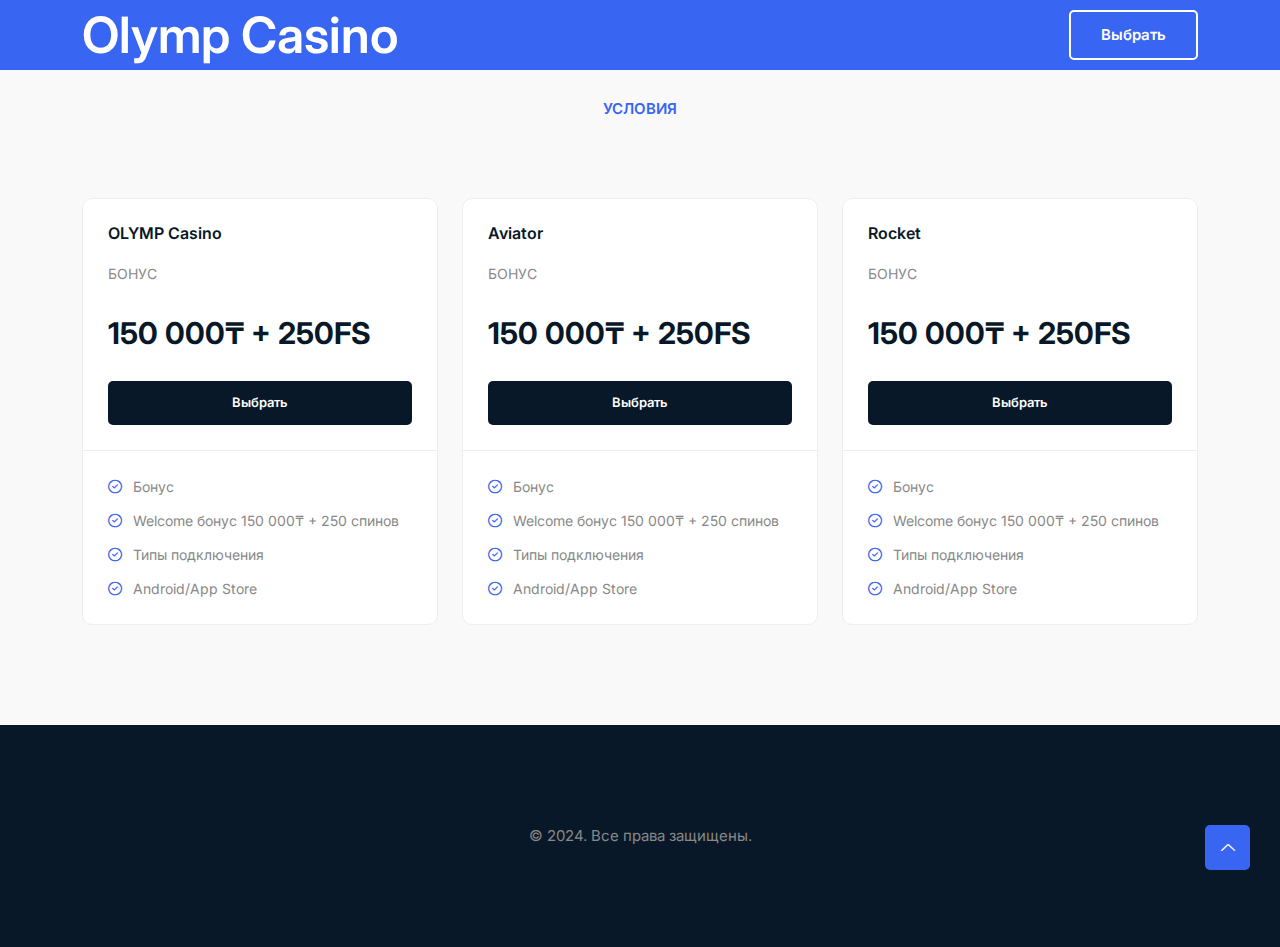
<file: tariffs.black.html>
<!DOCTYPE html>
<html class="no-js" lang="ru">

<head>
    <meta charset="utf-8" />
    <meta http-equiv="x-ua-compatible" content="ie=edge" />
    <title>Olimp Hosting Provider | Надежный и Высокопроизводительный Хостинг</title>
    <meta name="title" content="Olimp Hosting Provider | Надежный и Высокопроизводительный Хостинг" />
    <meta name="description" content="Olimp предлагает надежный хостинг для любого типа веб-сайтов. Высокая производительность, безопасность данных и круглосуточная поддержка. Выберите идеальный тариф и начните работу уже сегодня!" />
    <meta name="viewport" content="width=device-width, initial-scale=1" />
    <link rel="apple-touch-icon" sizes="180x180" href="favicon/apple-touch-icon.png">
    <link rel="icon" type="image/png" sizes="32x32" href="favicon/favicon-32x32.png">
    <link rel="icon" type="image/png" sizes="16x16" href="favicon/favicon-16x16.png">
    <link rel="manifest" href="favicon/site.webmanifest">

    <!-- ========================= CSS here ========================= -->
    <link rel="stylesheet" href="assets/css/bootstrap.min.css" />
    <link rel="stylesheet" href="assets/css/LineIcons.2.0.css" />
    <link rel="stylesheet" href="assets/css/animate.css" />
    <link rel="stylesheet" href="assets/css/tiny-slider.css" />
    <link rel="stylesheet" href="assets/css/glightbox.min.css" />
    <link rel="stylesheet" href="assets/css/main.css" />

</head>

<body>
    <!-- Preloader -->
    <div class="preloader">
        <div class="preloader-inner">
            <div class="preloader-icon">
                <span></span>
                <span></span>
            </div>
        </div>
    </div>
    <!-- /End Preloader -->

    <!-- Start Header Area -->
    <header class="header navbar-area">
        <div class="container">
            <div class="row align-items-center">
                <div class="col-lg-12">
                    <div class="nav-inner">
                        <!-- Start Navbar -->
                        <nav class="navbar navbar-expand-lg justify-content-between">
                            <div class="navbar-brand">
                                <h1>Olymp Casino</h1>
                            </div>
                            <div class="button add-list-button">
                                <a href="form.html" class="btn">Выбрать</a>
                            </div>
                        </nav>
                        <!-- End Navbar -->
                    </div>
                </div>
            </div> <!-- row -->
        </div> <!-- container -->
    </header>
    <!-- End Header Area -->

    <section id="pricing" class="pricing-table section">
        <div class="container">
            <div class="row">
                <div class="col-12">
                    <div class="section-title">
                        <h3 class="wow zoomIn" data-wow-delay=".2s">Условия</h3>
                    </div>
                </div>
            </div>
            <div class="row">
                <div class="col-lg-4 col-md-6 col-12">
                    <!-- Single Table -->
                    <div class="single-table wow fadeInUp" data-wow-delay=".2s">
                        <!-- Table Head -->
                        <div class="table-head">
                            <h4 class="title">OLYMP Casino</h4>
                            <p>БОНУС</p>
                            <div class="price">
                                <h2 class="amount">150 000₸ + 250FS</h2>
                            </div>
                            <div class="button">
                                <a href="form.html" class="btn">Выбрать</a>
                            </div>
                        </div>
                        <!-- End Table Head -->
                        <!-- Start Table Content -->
                        <div class="table-content">
                            <ul class="table-list">
                                <li><i class="lni lni-checkmark-circle"></i>Бонус</li>
                                <li><i class="lni lni-checkmark-circle"></i>Welcome бонус 150 000₸ + 250 спинов</li>
                                <li><i class="lni lni-checkmark-circle"></i>Типы подключения</li>
                                <li><i class="lni lni-checkmark-circle"></i>Android/App Store</li>
                            </ul>
                            <!-- End Table List -->
                        </div>
                        <!-- End Table Content -->
                    </div>
                    <!-- End Single Table-->
                </div>
                <div class="col-lg-4 col-md-6 col-12">
                    <!-- Single Table -->
                    <div class="single-table wow fadeInUp" data-wow-delay=".2s">
                        <!-- Table Head -->
                        <div class="table-head">
                            <h4 class="title">Aviator</h4>
                            <p>БОНУС</p>
                            <div class="price">
                                <h2 class="amount">150 000₸ + 250FS</h2>
                            </div>
                            <div class="button">
                                <a href="form.html" class="btn">Выбрать</a>
                            </div>
                        </div>
                        <!-- End Table Head -->
                        <!-- Start Table Content -->
                        <div class="table-content">
                            <ul class="table-list">
                                <li><i class="lni lni-checkmark-circle"></i>Бонус</li>
                                <li><i class="lni lni-checkmark-circle"></i>Welcome бонус 150 000₸ + 250 спинов</li>
                                <li><i class="lni lni-checkmark-circle"></i>Типы подключения</li>
                                <li><i class="lni lni-checkmark-circle"></i>Android/App Store</li>
                            </ul>
                            <!-- End Table List -->
                        </div>
                        <!-- End Table Content -->
                    </div>
                    <!-- End Single Table-->
                </div>
                <div class="col-lg-4 col-md-6 col-12">
                    <!-- Single Table -->
                    <div class="single-table wow fadeInUp" data-wow-delay=".2s">
                        <!-- Table Head -->
                        <div class="table-head">
                            <h4 class="title">Rocket</h4>
                            <p>БОНУС</p>
                            <div class="price">
                                <h2 class="amount">150 000₸ + 250FS</h2>
                            </div>
                            <div class="button">
                                <a href="form.html" class="btn">Выбрать</a>
                            </div>
                        </div>
                        <!-- End Table Head -->
                        <!-- Start Table Content -->
                        <div class="table-content">
                            <ul class="table-list">
                                <li><i class="lni lni-checkmark-circle"></i>Бонус</li>
                                <li><i class="lni lni-checkmark-circle"></i>Welcome бонус 150 000₸ + 250 спинов</li>
                                <li><i class="lni lni-checkmark-circle"></i>Типы подключения</li>
                                <li><i class="lni lni-checkmark-circle"></i>Android/App Store</li>
                            </ul>
                            <!-- End Table List -->
                        </div>
                        <!-- End Table Content -->
                    </div>
                    <!-- End Single Table-->
                </div>
            </div>
        </div>
    </section>
    <!-- Start Footer Area -->
    <footer class="footer" id="contact">
        <!-- Start Footer Top -->
        <div class="footer-top text-center">
            <div class="container">
                <div class="row">
                    <div class="col-lg-12 col-md-4 col-12">
                        © 2024. Все права защищены.
                    </div>
                </div>
            </div>
        </div>
        <!--/ End Footer Top -->
    </footer>
    <!--/ End Footer Area -->

    <!-- ========================= scroll-top ========================= -->
    <a href="#" class="scroll-top">
        <i class="lni lni-chevron-up"></i>
    </a>

    <!-- ========================= JS here ========================= -->
    <script src="assets/js/bootstrap.min.js"></script>
    <script src="assets/js/wow.min.js"></script>
    <script src="assets/js/tiny-slider.js"></script>
    <script src="assets/js/glightbox.min.js"></script>
    <script src="assets/js/count-up.min.js"></script>
    <script src="assets/js/main.js"></script>
    <script type="text/javascript">
        //====== counter up 
        var cu = new counterUp({
            start: 0,
            duration: 2000,
            intvalues: true,
            interval: 100,
            append: " ",
        });
        cu.start();
    </script>
    <script type="application/ld+json">
        {
            "@context": "https://schema.org",
            "@type": "Organization",
            "name": "Olimp",
            "url": "",
            "logo": "/favicon/favicon.ico"
        }
    </script>
    <script type="application/ld+json">
        {
            "@context": "https://schema.org",
            "@type": "WPHeader",
            "headline": "Olimp Fitness Club",
            "description": "Фитнес-клуб Олимп! Мы предлагаем профессиональные тренировки, высококвалифицированных тренеров и новейшее оборудование для достижения ваших фитнес-целей.",
            "url": "",
            "publisher": {
                "@type": "Organization",
                "name": "Olimp",
                "logo": {
                    "@type": "ImageObject",
                    "url": "/favicon/favicon.ico"
                }
            }
        }
    </script>
    <script type="application/ld+json">
        {
            "@context": "https://schema.org",
            "@type": "WebPage",
            "name": "Olimp",
            "description": "Фитнес-клуб Олимп! Мы предлагаем профессиональные тренировки, высококвалифицированных тренеров и новейшее оборудование для достижения ваших фитнес-целей.",
            "publisher": {
                "@type": "Organization",
                "name": "Olimp"
            },
            "license": "A license document that applies to this content, typically indicated by URL"
        }
    </script>
    <script type="application/ld+json">
        {
            "@context": "https://schema.org",
            "@type": "SiteNavigationElement",
            "name": "Main Navigation",
            "url": "",
            "hasPart": [
                {
                    "@type": "WebPage",
                    "name": "Home",
                    "url": ""
                },
                {
                    "@type": "WebPage",
                    "name": "Privacy Policy",
                    "url": "/policy.html"
                },
                {
                    "@type": "WebPage",
                    "name": "Terms of use",
                    "url": "/terms.html"
                },
                {
                    "@type": "WebPage",
                    "name": "Tariffs",
                    "url": "/tariffs.html"
                },
                {
                    "@type": "WebPage",
                    "name": "Form",
                    "url": "/form.html"
                }
            ]
        }
    </script>
</body>

</html>
</file>
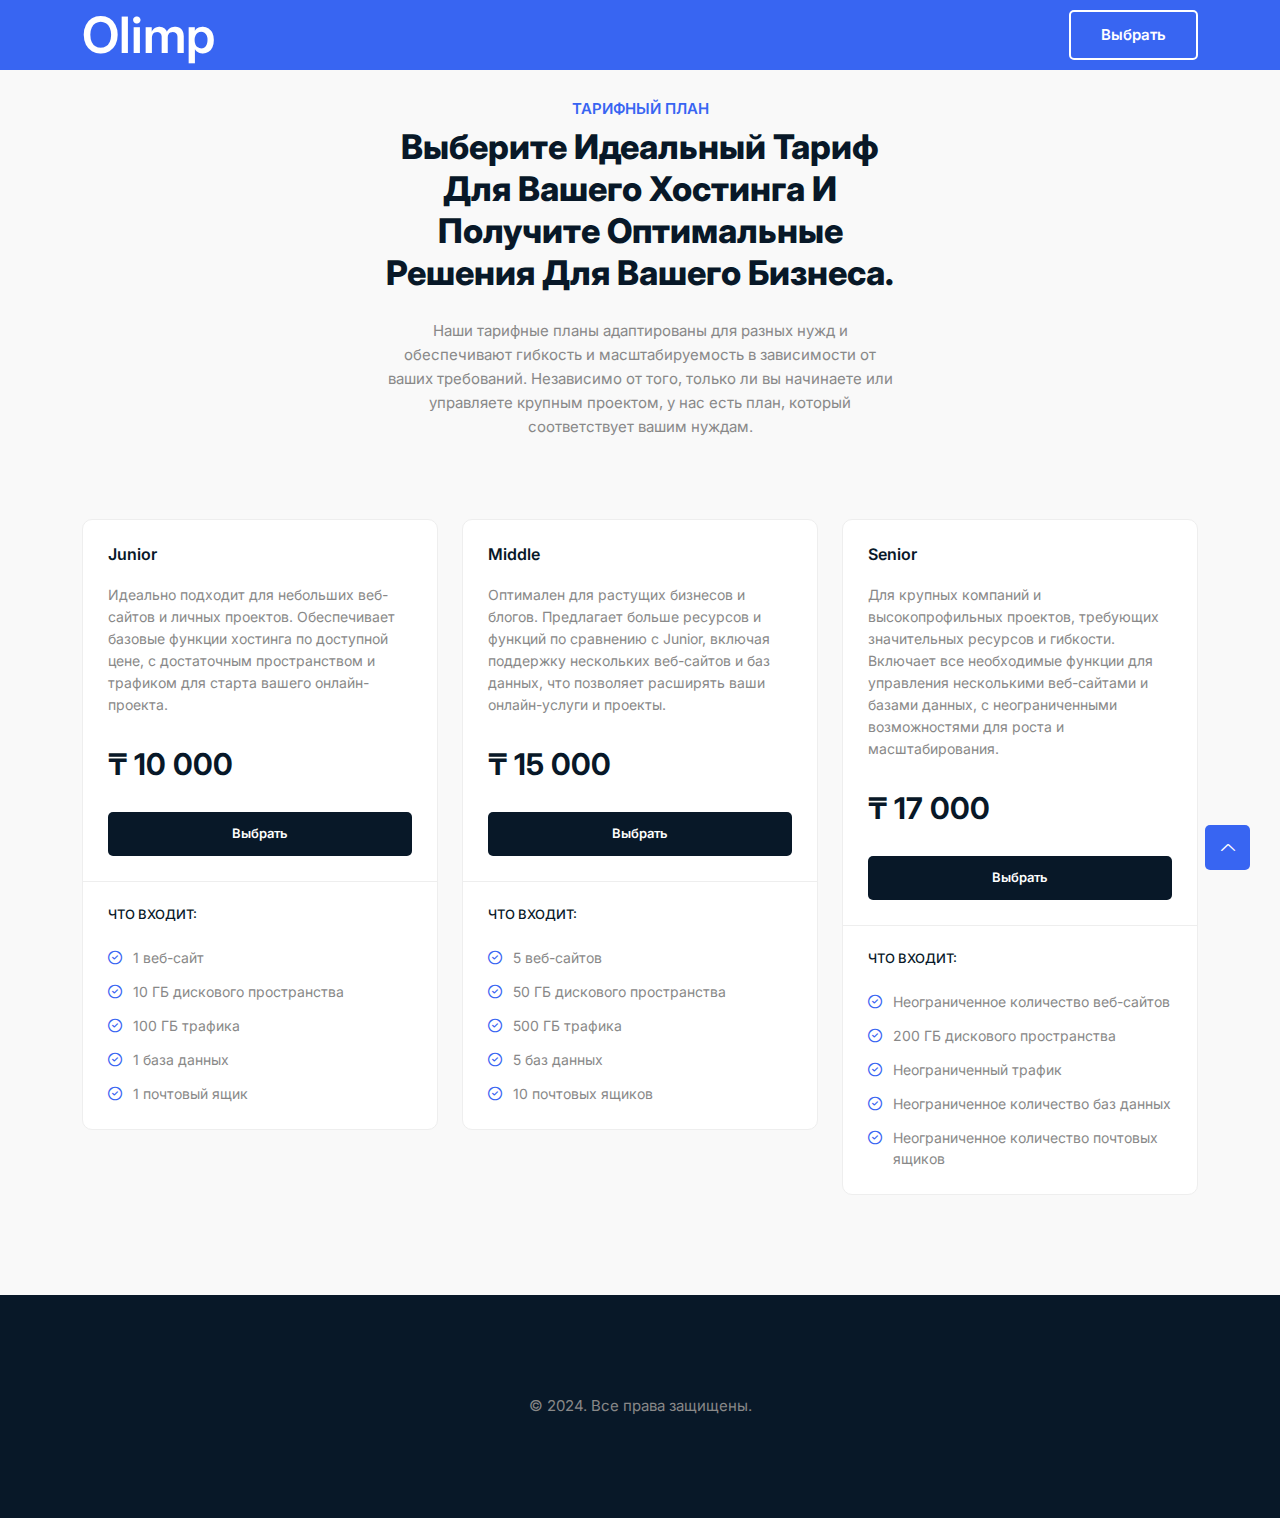
<file: tariffs.html>
<!DOCTYPE html>
<html class="no-js" lang="ru">

<head>
    <meta charset="utf-8" />
    <meta http-equiv="x-ua-compatible" content="ie=edge" />
    <title>Olimp Hosting Provider | Надежный и Высокопроизводительный Хостинг</title>
    <meta name="title" content="Olimp Hosting Provider | Надежный и Высокопроизводительный Хостинг" />
    <meta name="description" content="Olimp предлагает надежный хостинг для любого типа веб-сайтов. Высокая производительность, безопасность данных и круглосуточная поддержка. Выберите идеальный тариф и начните работу уже сегодня!" />
    <meta name="viewport" content="width=device-width, initial-scale=1" />
    <link rel="apple-touch-icon" sizes="180x180" href="favicon/apple-touch-icon.png">
    <link rel="icon" type="image/png" sizes="32x32" href="favicon/favicon-32x32.png">
    <link rel="icon" type="image/png" sizes="16x16" href="favicon/favicon-16x16.png">
    <link rel="manifest" href="favicon/site.webmanifest">

    <!-- ========================= CSS here ========================= -->
    <link rel="stylesheet" href="assets/css/bootstrap.min.css" />
    <link rel="stylesheet" href="assets/css/LineIcons.2.0.css" />
    <link rel="stylesheet" href="assets/css/animate.css" />
    <link rel="stylesheet" href="assets/css/tiny-slider.css" />
    <link rel="stylesheet" href="assets/css/glightbox.min.css" />
    <link rel="stylesheet" href="assets/css/main.css" />

</head>

<body>
    <!-- Preloader -->
    <div class="preloader">
        <div class="preloader-inner">
            <div class="preloader-icon">
                <span></span>
                <span></span>
            </div>
        </div>
    </div>
    <!-- /End Preloader -->

    <!-- Start Header Area -->
    <header class="header navbar-area">
        <div class="container">
            <div class="row align-items-center">
                <div class="col-lg-12">
                    <div class="nav-inner">
                        <!-- Start Navbar -->
                        <nav class="navbar navbar-expand-lg justify-content-between">
                            <a class="navbar-brand" href="index.html">
                                <h1>Olimp</h1>
                            </a>
                            <div class="button add-list-button">
                                <a href="form.html" class="btn">Выбрать</a>
                            </div>
                        </nav>
                        <!-- End Navbar -->
                    </div>
                </div>
            </div> <!-- row -->
        </div> <!-- container -->
    </header>
    <!-- End Header Area -->

    <!-- Start Hero Area -->

    <section id="pricing" class="pricing-table section">
        <div class="container">
            <div class="row">
                <div class="col-12">
                    <div class="section-title">
                        <h3 class="wow zoomIn" data-wow-delay=".2s">Тарифный план</h3>
                        <h2 class="wow fadeInUp" data-wow-delay=".4s">Выберите идеальный тариф для вашего хостинга и получите оптимальные решения для вашего бизнеса.</h2>
                        <p class="wow fadeInUp" data-wow-delay=".6s">Наши тарифные планы адаптированы для разных нужд и обеспечивают гибкость и масштабируемость в зависимости от ваших требований. Независимо от того, только ли вы начинаете или управляете крупным проектом, у нас есть план, который соответствует вашим нуждам.</p>
                    </div>
                </div>
            </div>
            <div class="row">
                <div class="col-lg-4 col-md-6 col-12">
                    <!-- Single Table -->
                    <div class="single-table wow fadeInUp" data-wow-delay=".2s">
                        <!-- Table Head -->
                        <div class="table-head">
                            <h4 class="title">Junior</h4>
                            <p>Идеально подходит для небольших веб-сайтов и личных проектов. Обеспечивает базовые функции хостинга по доступной цене, с достаточным пространством и трафиком для старта вашего онлайн-проекта.</p>
                            <div class="price">
                                <h2 class="amount">₸ 10 000</h2>
                            </div>
                            <div class="button">
                                <a href="form.html" class="btn">Выбрать</a>
                            </div>
                        </div>
                        <!-- End Table Head -->
                        <!-- Start Table Content -->
                        <div class="table-content">
                            <h4 class="middle-title">Что входит:</h4>
                            <!-- Table List -->
                            <ul class="table-list">
                                <li><i class="lni lni-checkmark-circle"></i> 1 веб-сайт</li>
                                <li><i class="lni lni-checkmark-circle"></i> 10 ГБ дискового пространства</li>
                                <li><i class="lni lni-checkmark-circle"></i> 100 ГБ трафика</li>
                                <li><i class="lni lni-checkmark-circle"></i> 1 база данных</li>
                                <li><i class="lni lni-checkmark-circle"></i> 1 почтовый ящик</li>
                            </ul>
                            <!-- End Table List -->
                        </div>
                        <!-- End Table Content -->
                    </div>
                    <!-- End Single Table-->
                </div>
                <div class="col-lg-4 col-md-6 col-12">
                    <!-- Single Table -->
                    <div class="single-table wow fadeInUp" data-wow-delay=".4s">
                        <!-- Table Head -->
                        <div class="table-head">
                            <h4 class="title">Middle</h4>
                            <p>Оптимален для растущих бизнесов и блогов. Предлагает больше ресурсов и функций по сравнению с Junior, включая поддержку нескольких веб-сайтов и баз данных, что позволяет расширять ваши онлайн-услуги и проекты.</p>
                            <div class="price">
                                <h2 class="amount">₸ 15 000</h2>
                            </div>
                            <div class="button">
                                <a href="form.html" class="btn">Выбрать</a>
                            </div>
                        </div>
                        <!-- End Table Head -->
                        <!-- Start Table Content -->
                        <div class="table-content">
                            <h4 class="middle-title">Что входит:</h4>
                            <!-- Table List -->
                            <ul class="table-list">
                                <li><i class="lni lni-checkmark-circle"></i> 5 веб-сайтов</li>
                                <li><i class="lni lni-checkmark-circle"></i> 50 ГБ дискового пространства</li>
                                <li><i class="lni lni-checkmark-circle"></i> 500 ГБ трафика</li>
                                <li><i class="lni lni-checkmark-circle"></i> 5 баз данных</li>
                                <li><i class="lni lni-checkmark-circle"></i> 10 почтовых ящиков</li>
                            </ul>
                            <!-- End Table List -->
                        </div>
                        <!-- End Table Content -->
                    </div>
                    <!-- End Single Table-->
                </div>
                <div class="col-lg-4 col-md-6 col-12">
                    <!-- Single Table -->
                    <div class="single-table wow fadeInUp" data-wow-delay=".6s">
                        <!-- Table Head -->
                        <div class="table-head">
                            <h4 class="title">Senior</h4>
                            <p>Для крупных компаний и высокопрофильных проектов, требующих значительных ресурсов и гибкости. Включает все необходимые функции для управления несколькими веб-сайтами и базами данных, с неограниченными возможностями для роста и масштабирования.</p>
                            <div class="price">
                                <h2 class="amount">₸ 17 000</h2>
                            </div>
                            <div class="button">
                                <a href="form.html" class="btn">Выбрать</a>
                            </div>
                        </div>
                        <!-- End Table Head -->
                        <!-- Start Table Content -->
                        <div class="table-content">
                            <h4 class="middle-title">Что входит:</h4>
                            <!-- Table List -->
                            <ul class="table-list">
                                <li><i class="lni lni-checkmark-circle"></i> Неограниченное количество веб-сайтов</li>
                                <li><i class="lni lni-checkmark-circle"></i> 200 ГБ дискового пространства</li>
                                <li><i class="lni lni-checkmark-circle"></i> Неограниченный трафик</li>
                                <li><i class="lni lni-checkmark-circle"></i> Неограниченное количество баз данных</li>
                                <li><i class="lni lni-checkmark-circle"></i> Неограниченное количество почтовых ящиков</li>
                            </ul>
                            <!-- End Table List -->
                        </div>
                        <!-- End Table Content -->
                    </div>
                    <!-- End Single Table-->
                </div>
            </div>
        </div>
    </section>

    <!-- Start Footer Area -->
    <footer class="footer" id="contact">
        <!-- Start Footer Top -->
        <div class="footer-top text-center">
            <div class="container">
                <div class="row">
                    <div class="col-lg-12 col-md-4 col-12">
                        © 2024. Все права защищены.
                    </div>
                </div>
            </div>
        </div>
        <!--/ End Footer Top -->
    </footer>
    <!--/ End Footer Area -->

    <!-- ========================= scroll-top ========================= -->
    <a href="#" class="scroll-top">
        <i class="lni lni-chevron-up"></i>
    </a>

    <!-- ========================= JS here ========================= -->
    <script src="assets/js/bootstrap.min.js"></script>
    <script src="assets/js/wow.min.js"></script>
    <script src="assets/js/tiny-slider.js"></script>
    <script src="assets/js/glightbox.min.js"></script>
    <script src="assets/js/count-up.min.js"></script>
    <script src="assets/js/main.js"></script>
    <script type="text/javascript">
        //====== counter up 
        var cu = new counterUp({
            start: 0,
            duration: 2000,
            intvalues: true,
            interval: 100,
            append: " ",
        });
        cu.start();
    </script>
    <script type="application/ld+json">
        {
            "@context": "https://schema.org",
            "@type": "Organization",
            "name": "Olimp",
            "url": "",
            "logo": "/favicon/favicon.ico"
        }
    </script>
    <script type="application/ld+json">
        {
            "@context": "https://schema.org",
            "@type": "WPHeader",
            "headline": "Olimp Fitness Club",
            "description": "Фитнес-клуб Олимп! Мы предлагаем профессиональные тренировки, высококвалифицированных тренеров и новейшее оборудование для достижения ваших фитнес-целей.",
            "url": "",
            "publisher": {
                "@type": "Organization",
                "name": "Olimp",
                "logo": {
                    "@type": "ImageObject",
                    "url": "/favicon/favicon.ico"
                }
            }
        }
    </script>
    <script type="application/ld+json">
        {
            "@context": "https://schema.org",
            "@type": "WebPage",
            "name": "Olimp",
            "description": "Фитнес-клуб Олимп! Мы предлагаем профессиональные тренировки, высококвалифицированных тренеров и новейшее оборудование для достижения ваших фитнес-целей.",
            "publisher": {
                "@type": "Organization",
                "name": "Olimp"
            },
            "license": "A license document that applies to this content, typically indicated by URL"
        }
    </script>
    <script type="application/ld+json">
        {
            "@context": "https://schema.org",
            "@type": "SiteNavigationElement",
            "name": "Main Navigation",
            "url": "",
            "hasPart": [
                {
                    "@type": "WebPage",
                    "name": "Home",
                    "url": ""
                },
                {
                    "@type": "WebPage",
                    "name": "Privacy Policy",
                    "url": "/policy.html"
                },
                {
                    "@type": "WebPage",
                    "name": "Terms of use",
                    "url": "/terms.html"
                },
                {
                    "@type": "WebPage",
                    "name": "Tariffs",
                    "url": "/tariffs.html"
                },
                {
                    "@type": "WebPage",
                    "name": "Form",
                    "url": "/form.html"
                }
            ]
        }
    </script>
</body>

</html>
</file>
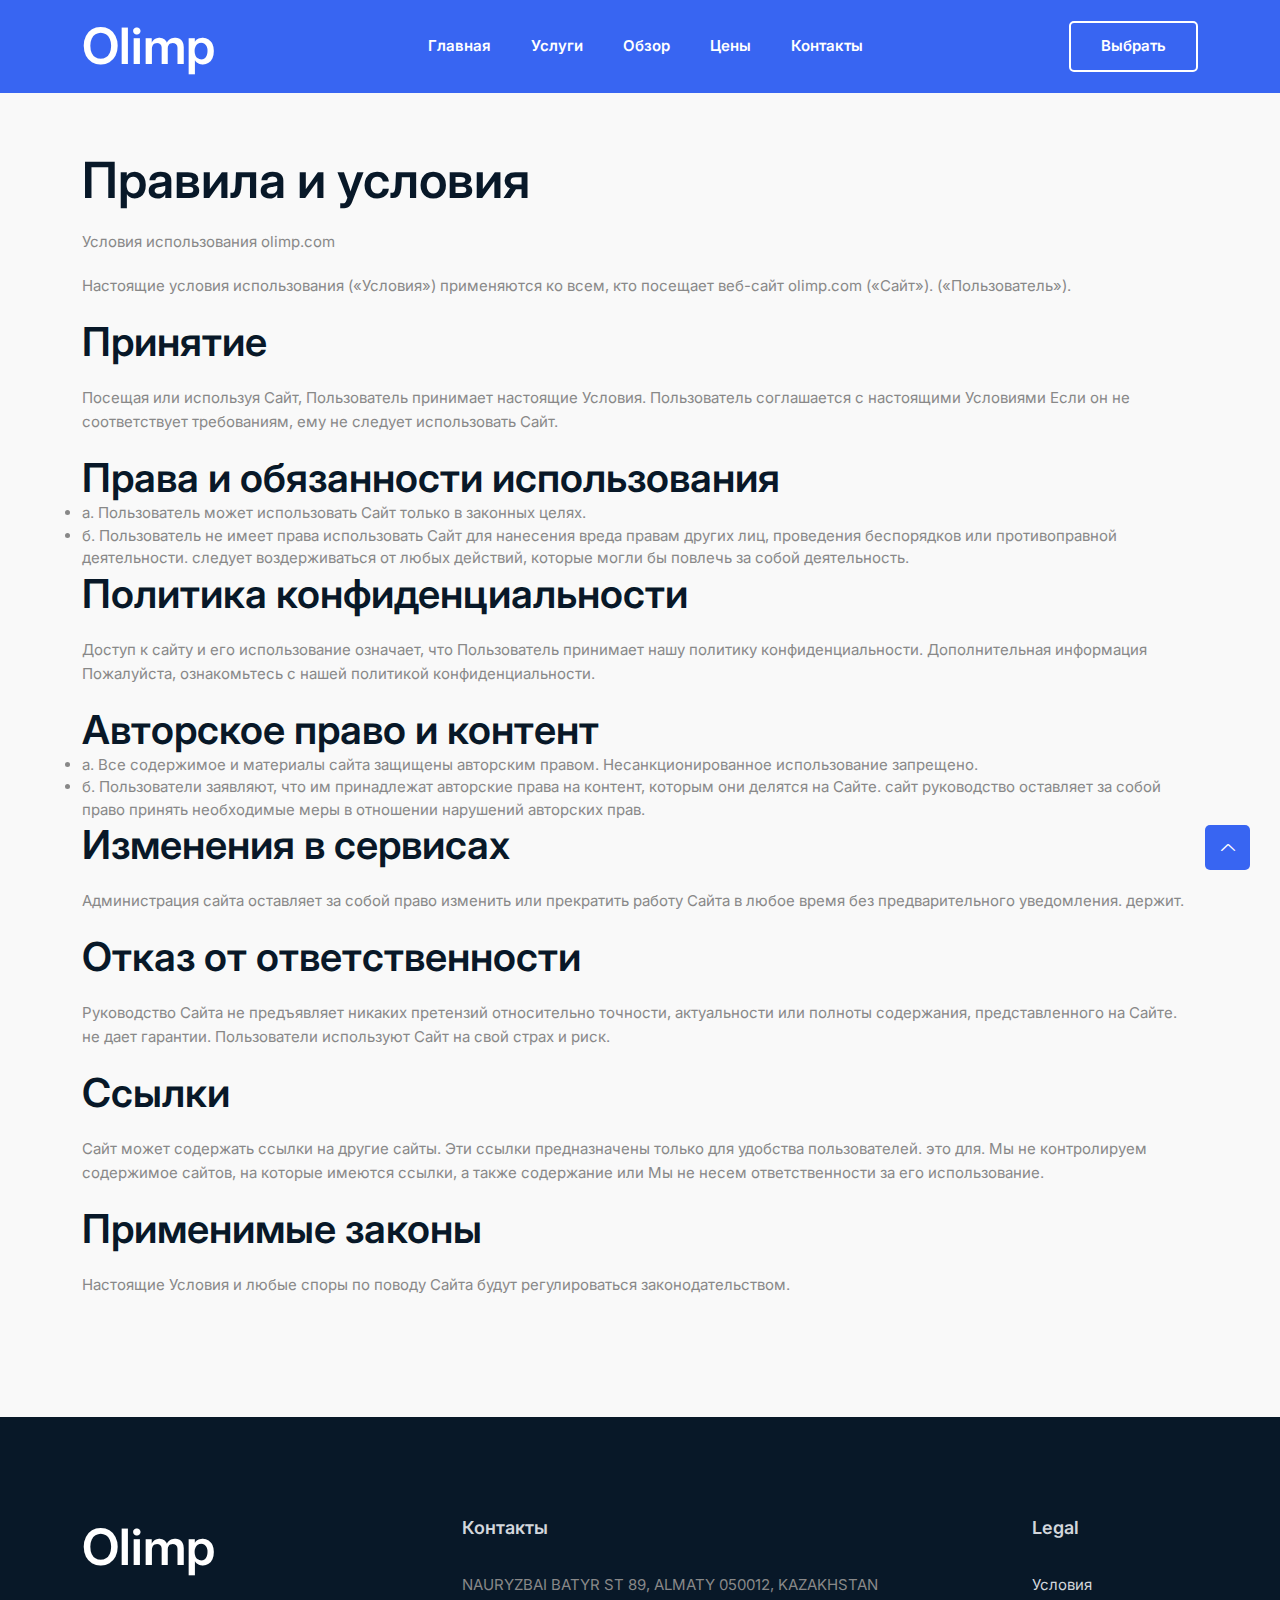
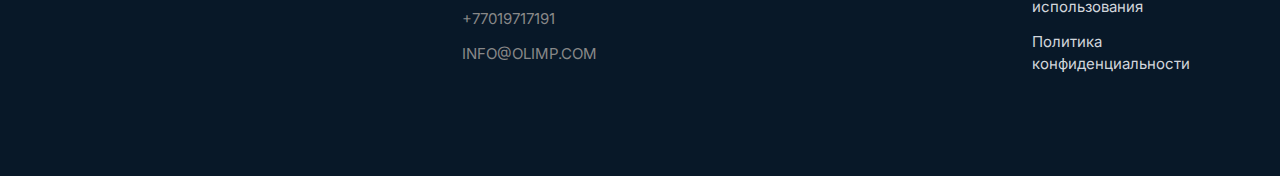
<file: terms.html>
<!DOCTYPE html>
<html class="no-js" lang="ru">

<head>
    <meta charset="utf-8" />
    <meta http-equiv="x-ua-compatible" content="ie=edge" />
    <title>Olimp Hosting Provider | Надежный и Высокопроизводительный Хостинг</title>
    <meta name="title" content="Olimp Hosting Provider | Надежный и Высокопроизводительный Хостинг" />
    <meta name="description" content="Olimp предлагает надежный хостинг для любого типа веб-сайтов. Высокая производительность, безопасность данных и круглосуточная поддержка. Выберите идеальный тариф и начните работу уже сегодня!" />
    <meta name="viewport" content="width=device-width, initial-scale=1" />
    <link rel="apple-touch-icon" sizes="180x180" href="favicon/apple-touch-icon.png">
    <link rel="icon" type="image/png" sizes="32x32" href="favicon/favicon-32x32.png">
    <link rel="icon" type="image/png" sizes="16x16" href="favicon/favicon-16x16.png">
    <link rel="manifest" href="favicon/site.webmanifest">

    <!-- ========================= CSS here ========================= -->
    <link rel="stylesheet" href="assets/css/bootstrap.min.css" />
    <link rel="stylesheet" href="assets/css/LineIcons.2.0.css" />
    <link rel="stylesheet" href="assets/css/animate.css" />
    <link rel="stylesheet" href="assets/css/tiny-slider.css" />
    <link rel="stylesheet" href="assets/css/glightbox.min.css" />
    <link rel="stylesheet" href="assets/css/main.css" />

</head>

<body>
    <!-- Preloader -->
    <div class="preloader">
        <div class="preloader-inner">
            <div class="preloader-icon">
                <span></span>
                <span></span>
            </div>
        </div>
    </div>
    <!-- /End Preloader -->

    <!-- Start Header Area -->
    <header class="header navbar-area">
        <div class="container">
            <div class="row align-items-center">
                <div class="col-lg-12">
                    <div class="nav-inner">
                        <!-- Start Navbar -->
                        <nav class="navbar navbar-expand-lg">
                            <a class="navbar-brand" href="index.html">
                                <h1>Olimp</h1>
                            </a>
                            <button class="navbar-toggler mobile-menu-btn" type="button" data-bs-toggle="collapse"
                                data-bs-target="#navbarSupportedContent" aria-controls="navbarSupportedContent"
                                aria-expanded="false" aria-label="Toggle navigation">
                                <span class="toggler-icon"></span>
                                <span class="toggler-icon"></span>
                                <span class="toggler-icon"></span>
                            </button>
                            <div class="collapse navbar-collapse sub-menu-bar" id="navbarSupportedContent">
                                <ul id="nav" class="navbar-nav ms-auto">
                                    <li class="nav-item">
                                        <a href="index.html" class="page-scroll active"
                                            aria-label="Toggle navigation">Главная</a>
                                    </li>
                                    <li class="nav-item">
                                        <a href="index.html#features"
                                            aria-label="Toggle navigation">Услуги</a>
                                    </li>
                                    <li class="nav-item">
                                        <a href="index.html#overview" aria-label="Toggle navigation">Обзор</a>
                                    </li>
                                    <li class="nav-item">
                                        <a href="index.html#pricing"
                                            aria-label="Toggle navigation">Цены</a>
                                    </li>
                                    <li class="nav-item">
                                        <a href="index.html#contact" aria-label="Toggle navigation">Контакты</a>
                                    </li>
                                </ul>
                            </div> <!-- navbar collapse -->
                            <div class="button add-list-button">
                                <a href="form.html" class="btn">Выбрать</a>
                            </div>
                        </nav>
                        <!-- End Navbar -->
                    </div>
                </div>
            </div> <!-- row -->
        </div> <!-- container -->
    </header>
    <!-- End Header Area -->

    <!-- Start Hero Area -->

    <section id="features" class="features section pt-150 policy">
        <div class="container">
            <h1>Правила и условия</h1>
            <p>Условия использования olimp.com</p>
            <p>Настоящие условия использования («Условия») применяются ко всем, кто посещает веб-сайт olimp.com
                («Сайт»).
                («Пользователь»).</p>
            <h2>Принятие</h2>
            <p>Посещая или используя Сайт, Пользователь принимает настоящие Условия. Пользователь соглашается с
                настоящими Условиями
                Если он не соответствует требованиям, ему не следует использовать Сайт.</p>
            <h2>Права и обязанности использования</h2>
            <li>а. Пользователь может использовать Сайт только в законных целях.</li>
            <li>б. Пользователь не имеет права использовать Сайт для нанесения вреда правам других лиц, проведения
                беспорядков или противоправной деятельности.
                следует воздерживаться от любых действий, которые могли бы повлечь за собой деятельность.
            </li>
            <h2>Политика конфиденциальности</h2>
            <p>Доступ к сайту и его использование означает, что Пользователь принимает нашу политику конфиденциальности.
                Дополнительная информация
                Пожалуйста, ознакомьтесь с нашей политикой конфиденциальности.</p>
            <h2>Авторское право и контент</h2>
            <li>а. Все содержимое и материалы сайта защищены авторским правом. Несанкционированное использование
                запрещено.
            </li>
            <li>б. Пользователи заявляют, что им принадлежат авторские права на контент, которым они делятся на Сайте.
                сайт
                руководство оставляет за собой право принять необходимые меры в отношении нарушений авторских прав.
            </li>
            <h2>Изменения в сервисах</h2>
            <p>Администрация сайта оставляет за собой право изменить или прекратить работу Сайта в любое время без
                предварительного уведомления.
                держит.</p>
            <h2>Отказ от ответственности</h2>
            <p>Руководство Сайта не предъявляет никаких претензий относительно точности, актуальности или полноты
                содержания, представленного на Сайте.
                не дает гарантии. Пользователи используют Сайт на свой страх и риск.</p>
            <h2>Ссылки</h2>
            <p>Сайт может содержать ссылки на другие сайты. Эти ссылки предназначены только для удобства пользователей.
                это для. Мы не контролируем содержимое сайтов, на которые имеются ссылки, а также содержание или
                Мы не несем ответственности за его использование.</p>
            <h2>Применимые законы</h2>
            <p>Настоящие Условия и любые споры по поводу Сайта будут регулироваться законодательством.</p>
        </div>
    </section>
    <!-- End Features Area -->

    <!-- Start Footer Area -->
    <footer class="footer" id="contact">
        <!-- Start Footer Top -->
        <div class="footer-top">
            <div class="container">
                <div class="row">
                    <div class="col-lg-4 col-md-4 col-12">
                        <!-- Single Widget -->
                        <div class="single-footer f-about">
                            <div class="logo">
                                <a href="index.html">
                                    <h1 class="text-white">Olimp</h1>
                                </a>
                            </div>
                        </div>
                        <!-- End Single Widget -->
                    </div>
                    <div class="col-lg-8 col-md-8 col-12">
                        <div class="row">
                            <div class="col-lg-9 col-md-6 col-12">
                                <!-- Single Widget -->
                                <div class="single-footer f-link">
                                    <h3>Контакты</h3>
                                    <ul>
                                        <li>NAURYZBAI BATYR ST 89, ALMATY 050012, KAZAKHSTAN</li>
                                        <li>+77019717191</li>
                                        <li>INFO@OLIMP.COM</li>
                                    </ul>
                                </div>
                                <!-- End Single Widget -->
                            </div>

                            <div class="col-lg-3 col-md-6 col-12">
                                <!-- Single Widget -->
                                <div class="single-footer f-link">
                                    <h3>Legal</h3>
                                    <ul>
                                        <li><a href="terms.html">Условия использования</a></li>
                                        <li><a href="policy.html">Политика конфиденциальности</a></li>
                                    </ul>
                                </div>
                                <!-- End Single Widget -->
                            </div>
                        </div>
                    </div>
                </div>
            </div>
        </div>
        <!--/ End Footer Top -->
    </footer>
    <!--/ End Footer Area -->

    <!-- ========================= scroll-top ========================= -->
    <a href="#" class="scroll-top">
        <i class="lni lni-chevron-up"></i>
    </a>

    <!-- ========================= JS here ========================= -->
    <script src="assets/js/bootstrap.min.js"></script>
    <script src="assets/js/wow.min.js"></script>
    <script src="assets/js/tiny-slider.js"></script>
    <script src="assets/js/glightbox.min.js"></script>
    <script src="assets/js/count-up.min.js"></script>
    <script src="assets/js/main.js"></script>
    <script type="text/javascript">
        //====== counter up 
        var cu = new counterUp({
            start: 0,
            duration: 2000,
            intvalues: true,
            interval: 100,
            append: " ",
        });
        cu.start();
    </script>
    <script type="application/ld+json">
        {
            "@context": "https://schema.org",
            "@type": "Organization",
            "name": "Olimp",
            "url": "",
            "logo": "/favicon/favicon.ico"
        }
    </script>
    <script type="application/ld+json">
        {
            "@context": "https://schema.org",
            "@type": "WPHeader",
            "headline": "Olimp Fitness Club",
            "description": "Фитнес-клуб Олимп! Мы предлагаем профессиональные тренировки, высококвалифицированных тренеров и новейшее оборудование для достижения ваших фитнес-целей.",
            "url": "",
            "publisher": {
                "@type": "Organization",
                "name": "Olimp",
                "logo": {
                    "@type": "ImageObject",
                    "url": "/favicon/favicon.ico"
                }
            }
        }
    </script>
    <script type="application/ld+json">
        {
            "@context": "https://schema.org",
            "@type": "WebPage",
            "name": "Olimp",
            "description": "Фитнес-клуб Олимп! Мы предлагаем профессиональные тренировки, высококвалифицированных тренеров и новейшее оборудование для достижения ваших фитнес-целей.",
            "publisher": {
                "@type": "Organization",
                "name": "Olimp"
            },
            "license": "A license document that applies to this content, typically indicated by URL"
        }
    </script>
    <script type="application/ld+json">
        {
            "@context": "https://schema.org",
            "@type": "SiteNavigationElement",
            "name": "Main Navigation",
            "url": "",
            "hasPart": [
                {
                    "@type": "WebPage",
                    "name": "Home",
                    "url": ""
                },
                {
                    "@type": "WebPage",
                    "name": "Privacy Policy",
                    "url": "/policy.html"
                },
                {
                    "@type": "WebPage",
                    "name": "Terms of use",
                    "url": "/terms.html"
                },
                {
                    "@type": "WebPage",
                    "name": "Tariffs",
                    "url": "/tariffs.html"
                },
                {
                    "@type": "WebPage",
                    "name": "Form",
                    "url": "/form.html"
                }
            ]
        }
    </script>
</body>

</html>
</file>
<file: assets/css/tiny-slider.css>
.tns-outer{padding:0!important}.tns-outer [hidden]{display:none!important}.tns-outer [aria-controls],.tns-outer [data-action]{cursor:pointer}.tns-slider{-webkit-transition:all 0s;-moz-transition:all 0s;transition:all 0s}.tns-slider>.tns-item{-webkit-box-sizing:border-box;-moz-box-sizing:border-box;box-sizing:border-box}.tns-horizontal.tns-subpixel{white-space:nowrap}.tns-horizontal.tns-subpixel>.tns-item{display:inline-block;vertical-align:top;white-space:normal}.tns-horizontal.tns-no-subpixel:after{content:'';display:table;clear:both}.tns-horizontal.tns-no-subpixel>.tns-item{float:left}.tns-horizontal.tns-carousel.tns-no-subpixel>.tns-item{margin-right:-100%}.tns-no-calc{position:relative;left:0}.tns-gallery{position:relative;left:0;min-height:1px}.tns-gallery>.tns-item{position:absolute;left:-100%;-webkit-transition:transform 0s,opacity 0s;-moz-transition:transform 0s,opacity 0s;transition:transform 0s,opacity 0s}.tns-gallery>.tns-slide-active{position:relative;left:auto!important}.tns-gallery>.tns-moving{-webkit-transition:all .25s;-moz-transition:all .25s;transition:all .25s}.tns-autowidth{display:inline-block}.tns-lazy-img{-webkit-transition:opacity .6s;-moz-transition:opacity .6s;transition:opacity .6s;opacity:.6}.tns-lazy-img.tns-complete{opacity:1}.tns-ah{-webkit-transition:height 0s;-moz-transition:height 0s;transition:height 0s}.tns-ovh{overflow:hidden}.tns-visually-hidden{position:absolute;left:-10000em}.tns-transparent{opacity:0;visibility:hidden}.tns-fadeIn{opacity:1;filter:alpha(opacity=100);z-index:0}.tns-normal,.tns-fadeOut{opacity:0;filter:alpha(opacity=0);z-index:-1}.tns-vpfix{white-space:nowrap}.tns-vpfix>div,.tns-vpfix>li{display:inline-block}.tns-t-subp2{margin:0 auto;width:310px;position:relative;height:10px;overflow:hidden}.tns-t-ct{width:2333.3333333%;width:-webkit-calc(100% * 70/3);width:-moz-calc(100% * 70/3);width:calc(100% * 70/3);position:absolute;right:0}.tns-t-ct:after{content:'';display:table;clear:both}.tns-t-ct>div{width:1.4285714%;width:-webkit-calc(100%/70);width:-moz-calc(100%/70);width:calc(100%/70);height:10px;float:left}
</file>
<file: assets/css/main.css>
/*======================================
    Variables
========================================*/
/*======================================
    Normalize CSS
========================================*/
@import url("https://fonts.googleapis.com/css2?family=Inter:wght@100;200;300;400;500;600;700;800;900&display=swap");
html {
  scroll-behavior: smooth;
}

body {
  font-family: "Inter", sans-serif;
  font-weight: normal;
  font-style: normal;
  color: #888;
  overflow-x: hidden;
  font-size: 15px;
}

p {
  margin: 0;
  padding: 0;
  font-size: 15px;
  line-height: 24px;
}

* {
  margin: 0;
  padding: 0;
}

.navbar-toggler:focus,
a:focus,
input:focus,
textarea:focus,
button:focus,
.btn:focus,
.btn.focus,
.btn:not(:disabled):not(.disabled).active,
.btn:not(:disabled):not(.disabled):active {
  text-decoration: none;
  outline: none;
  outline: none !important;
  border-color: none !important;
  -webkit-box-shadow: none !important;
          box-shadow: none !important;
}

.form-check-input:checked {
  background-color: #3865F2;
  border-color: #3865F2;
}

select {
  -webkit-writing-mode: horizontal-tb !important;
  text-rendering: auto;
  color: #081828;
  letter-spacing: normal;
  word-spacing: normal;
  text-transform: none;
  text-indent: 0px;
  text-shadow: none;
  display: inline-block;
  text-align: start;
  -webkit-appearance: menulist;
     -moz-appearance: menulist;
          appearance: menulist;
  -webkit-box-sizing: border-box;
          box-sizing: border-box;
  -webkit-box-align: center;
      -ms-flex-align: center;
          align-items: center;
  white-space: pre;
  -webkit-rtl-ordering: logical;
  background-color: -internal-light-dark(white, #3b3b3b);
  cursor: default;
  margin: 0em;
  font: 400 14px;
  border-radius: 0px;
  border-width: 1px;
  border-style: solid;
  border-color: -internal-light-dark(#767676, #858585);
  -o-border-image: initial;
     border-image: initial;
}

span,
a {
  display: inline-block;
  text-decoration: none;
  transition: all 0.4s ease;
  -webkit-transition: all 0.4s ease;
  -moz-transition: all 0.4s ease;
}

audio,
canvas,
iframe,
img,
svg,
video {
  vertical-align: middle;
}

img {
  max-width: 100%;
}

h1,
h2,
h3,
h4,
h5,
h6 {
  font-weight: 600;
  margin: 0px;
  color: #081828;
}

h1 a,
h2 a,
h3 a,
h4 a,
h5 a,
h6 a {
  color: inherit;
}

h1 {
  font-size: 50px;
}

h2 {
  font-size: 40px;
}

h3 {
  font-size: 30px;
}

h4 {
  font-size: 25px;
}

h5 {
  font-size: 20px;
}

h6 {
  font-size: 16px;
}

ul,
ol {
  margin: 0px;
  padding: 0px;
  list-style-type: none;
}

.mt-5 {
  margin-top: 5px;
}

.mt-10 {
  margin-top: 10px;
}

.mt-15 {
  margin-top: 15px;
}

.mt-20 {
  margin-top: 20px;
}

.mt-25 {
  margin-top: 25px;
}

.mt-30 {
  margin-top: 30px;
}

.mt-35 {
  margin-top: 35px;
}

.mt-40 {
  margin-top: 40px;
}

.mt-45 {
  margin-top: 45px;
}

.mt-50 {
  margin-top: 50px;
}

.mt-55 {
  margin-top: 55px;
}

.mt-60 {
  margin-top: 60px;
}

.mt-65 {
  margin-top: 65px;
}

.mt-70 {
  margin-top: 70px;
}

.mt-75 {
  margin-top: 75px;
}

.mt-80 {
  margin-top: 80px;
}

.mt-85 {
  margin-top: 85px;
}

.mt-90 {
  margin-top: 90px;
}

.mt-95 {
  margin-top: 95px;
}

.mt-100 {
  margin-top: 100px;
}

.mt-105 {
  margin-top: 105px;
}

.mt-110 {
  margin-top: 110px;
}

.mt-115 {
  margin-top: 115px;
}

.mt-120 {
  margin-top: 120px;
}

.mt-125 {
  margin-top: 125px;
}

.mt-130 {
  margin-top: 130px;
}

.mt-135 {
  margin-top: 135px;
}

.mt-140 {
  margin-top: 140px;
}

.mt-145 {
  margin-top: 145px;
}

.mt-150 {
  margin-top: 150px;
}

.mt-155 {
  margin-top: 155px;
}

.mt-160 {
  margin-top: 160px;
}

.mt-165 {
  margin-top: 165px;
}

.mt-170 {
  margin-top: 170px;
}

.mt-175 {
  margin-top: 175px;
}

.mt-180 {
  margin-top: 180px;
}

.mt-185 {
  margin-top: 185px;
}

.mt-190 {
  margin-top: 190px;
}

.mt-195 {
  margin-top: 195px;
}

.mt-200 {
  margin-top: 200px;
}

.mt-205 {
  margin-top: 205px;
}

.mt-210 {
  margin-top: 210px;
}

.mt-215 {
  margin-top: 215px;
}

.mt-220 {
  margin-top: 220px;
}

.mt-225 {
  margin-top: 225px;
}

.mb-5 {
  margin-bottom: 5px;
}

.mb-10 {
  margin-bottom: 10px;
}

.mb-15 {
  margin-bottom: 15px;
}

.mb-20 {
  margin-bottom: 20px;
}

.mb-25 {
  margin-bottom: 25px;
}

.mb-30 {
  margin-bottom: 30px;
}

.mb-35 {
  margin-bottom: 35px;
}

.mb-40 {
  margin-bottom: 40px;
}

.mb-45 {
  margin-bottom: 45px;
}

.mb-50 {
  margin-bottom: 50px;
}

.mb-55 {
  margin-bottom: 55px;
}

.mb-60 {
  margin-bottom: 60px;
}

.mb-65 {
  margin-bottom: 65px;
}

.mb-70 {
  margin-bottom: 70px;
}

.mb-75 {
  margin-bottom: 75px;
}

.mb-80 {
  margin-bottom: 80px;
}

.mb-85 {
  margin-bottom: 85px;
}

.mb-90 {
  margin-bottom: 90px;
}

.mb-95 {
  margin-bottom: 95px;
}

.mb-100 {
  margin-bottom: 100px;
}

.mb-105 {
  margin-bottom: 105px;
}

.mb-110 {
  margin-bottom: 110px;
}

.mb-115 {
  margin-bottom: 115px;
}

.mb-120 {
  margin-bottom: 120px;
}

.mb-125 {
  margin-bottom: 125px;
}

.mb-130 {
  margin-bottom: 130px;
}

.mb-135 {
  margin-bottom: 135px;
}

.mb-140 {
  margin-bottom: 140px;
}

.mb-145 {
  margin-bottom: 145px;
}

.mb-150 {
  margin-bottom: 150px;
}

.mb-155 {
  margin-bottom: 155px;
}

.mb-160 {
  margin-bottom: 160px;
}

.mb-165 {
  margin-bottom: 165px;
}

.mb-170 {
  margin-bottom: 170px;
}

.mb-175 {
  margin-bottom: 175px;
}

.mb-180 {
  margin-bottom: 180px;
}

.mb-185 {
  margin-bottom: 185px;
}

.mb-190 {
  margin-bottom: 190px;
}

.mb-195 {
  margin-bottom: 195px;
}

.mb-200 {
  margin-bottom: 200px;
}

.mb-205 {
  margin-bottom: 205px;
}

.mb-210 {
  margin-bottom: 210px;
}

.mb-215 {
  margin-bottom: 215px;
}

.mb-220 {
  margin-bottom: 220px;
}

.mb-225 {
  margin-bottom: 225px;
}

.pt-5 {
  padding-top: 5px;
}

.pt-10 {
  padding-top: 10px;
}

.pt-15 {
  padding-top: 15px;
}

.pt-20 {
  padding-top: 20px;
}

.pt-25 {
  padding-top: 25px;
}

.pt-30 {
  padding-top: 30px;
}

.pt-35 {
  padding-top: 35px;
}

.pt-40 {
  padding-top: 40px;
}

.pt-45 {
  padding-top: 45px;
}

.pt-50 {
  padding-top: 50px;
}

.pt-55 {
  padding-top: 55px;
}

.pt-60 {
  padding-top: 60px;
}

.pt-65 {
  padding-top: 65px;
}

.pt-70 {
  padding-top: 70px;
}

.pt-75 {
  padding-top: 75px;
}

.pt-80 {
  padding-top: 80px;
}

.pt-85 {
  padding-top: 85px;
}

.pt-90 {
  padding-top: 90px;
}

.pt-95 {
  padding-top: 95px;
}

.pt-100 {
  padding-top: 100px;
}

.pt-105 {
  padding-top: 105px;
}

.pt-110 {
  padding-top: 110px;
}

.pt-115 {
  padding-top: 115px;
}

.pt-120 {
  padding-top: 120px;
}

.pt-125 {
  padding-top: 125px;
}

.pt-130 {
  padding-top: 130px;
}

.pt-135 {
  padding-top: 135px;
}

.pt-140 {
  padding-top: 140px;
}

.pt-145 {
  padding-top: 145px;
}

.pt-150 {
  padding-top: 150px!important;
}

.pt-155 {
  padding-top: 155px;
}

.pt-160 {
  padding-top: 160px;
}

.pt-165 {
  padding-top: 165px;
}

.pt-170 {
  padding-top: 170px;
}

.pt-175 {
  padding-top: 175px;
}

.pt-180 {
  padding-top: 180px;
}

.pt-185 {
  padding-top: 185px;
}

.pt-190 {
  padding-top: 190px;
}

.pt-195 {
  padding-top: 195px;
}

.pt-200 {
  padding-top: 200px;
}

.pt-205 {
  padding-top: 205px;
}

.pt-210 {
  padding-top: 210px;
}

.pt-215 {
  padding-top: 215px;
}

.pt-220 {
  padding-top: 220px;
}

.pt-225 {
  padding-top: 225px;
}

.pb-5 {
  padding-bottom: 5px;
}

.pb-10 {
  padding-bottom: 10px;
}

.pb-15 {
  padding-bottom: 15px;
}

.pb-20 {
  padding-bottom: 20px;
}

.pb-25 {
  padding-bottom: 25px;
}

.pb-30 {
  padding-bottom: 30px;
}

.pb-35 {
  padding-bottom: 35px;
}

.pb-40 {
  padding-bottom: 40px;
}

.pb-45 {
  padding-bottom: 45px;
}

.pb-50 {
  padding-bottom: 50px;
}

.pb-55 {
  padding-bottom: 55px;
}

.pb-60 {
  padding-bottom: 60px;
}

.pb-65 {
  padding-bottom: 65px;
}

.pb-70 {
  padding-bottom: 70px;
}

.pb-75 {
  padding-bottom: 75px;
}

.pb-80 {
  padding-bottom: 80px;
}

.pb-85 {
  padding-bottom: 85px;
}

.pb-90 {
  padding-bottom: 90px;
}

.pb-95 {
  padding-bottom: 95px;
}

.pb-100 {
  padding-bottom: 100px;
}

.pb-105 {
  padding-bottom: 105px;
}

.pb-110 {
  padding-bottom: 110px;
}

.pb-115 {
  padding-bottom: 115px;
}

.pb-120 {
  padding-bottom: 120px;
}

.pb-125 {
  padding-bottom: 125px;
}

.pb-130 {
  padding-bottom: 130px;
}

.pb-135 {
  padding-bottom: 135px;
}

.pb-140 {
  padding-bottom: 140px;
}

.pb-145 {
  padding-bottom: 145px;
}

.pb-150 {
  padding-bottom: 150px;
}

.pb-155 {
  padding-bottom: 155px;
}

.pb-160 {
  padding-bottom: 160px;
}

.pb-165 {
  padding-bottom: 165px;
}

.pb-170 {
  padding-bottom: 170px;
}

.pb-175 {
  padding-bottom: 175px;
}

.pb-180 {
  padding-bottom: 180px;
}

.pb-185 {
  padding-bottom: 185px;
}

.pb-190 {
  padding-bottom: 190px;
}

.pb-195 {
  padding-bottom: 195px;
}

.pb-200 {
  padding-bottom: 200px;
}

.pb-205 {
  padding-bottom: 205px;
}

.pb-210 {
  padding-bottom: 210px;
}

.pb-215 {
  padding-bottom: 215px;
}

.pb-220 {
  padding-bottom: 220px;
}

.pb-225 {
  padding-bottom: 225px;
}

.img-bg {
  background-position: center center;
  background-size: cover;
  background-repeat: no-repeat;
  width: 100%;
  height: 100%;
}

@media only screen and (min-width: 480px) and (max-width: 767px) {
  .container {
    width: 450px;
  }
}

/* Bread Crumbs */
.breadcrumbs {
  position: relative;
  padding-bottom: 100px;
  padding-top: 180px;
  z-index: 2;
  text-align: left;
  background-color: #3865F2;
}

@media only screen and (min-width: 768px) and (max-width: 991px) {
  .breadcrumbs {
    padding-bottom: 60px;
    padding-top: 120px;
  }
}

@media (max-width: 767px) {
  .breadcrumbs {
    padding-bottom: 60px;
    padding-top: 120px;
  }
}

.breadcrumbs .breadcrumbs-content {
  position: relative;
  text-align: center;
}

.breadcrumbs .breadcrumbs-content .page-title {
  font-size: 32px;
  color: #fff;
  font-weight: 700;
  position: relative;
  line-height: 50px;
}

@media only screen and (min-width: 768px) and (max-width: 991px) {
  .breadcrumbs .breadcrumbs-content .page-title {
    font-size: 28px;
    line-height: 42px;
  }
}

@media (max-width: 767px) {
  .breadcrumbs .breadcrumbs-content .page-title {
    font-size: 25px;
    line-height: 38px;
  }
}

.breadcrumbs .breadcrumbs-content .breadcrumb-nav {
  background: transparent;
  border-radius: 0;
  margin-bottom: 0;
  padding: 0;
  display: inline-block;
}

.breadcrumbs .breadcrumb-nav {
  text-align: center;
  margin-top: 15px;
}

@media only screen and (min-width: 768px) and (max-width: 991px) {
  .breadcrumbs .breadcrumb-nav {
    margin-top: 10px;
  }
}

@media (max-width: 767px) {
  .breadcrumbs .breadcrumb-nav {
    margin-top: 8px;
  }
}

.breadcrumbs .breadcrumb-nav li {
  display: inline-block;
  position: relative;
  padding-right: 15px;
  margin-right: 15px;
  text-transform: capitalize;
}

.breadcrumbs .breadcrumb-nav li:after {
  content: "\ea5c";
  font-family: lineIcons;
  font-size: 10px;
  position: absolute;
  top: 4px;
  right: -7px;
}

.breadcrumbs .breadcrumb-nav li:last-child {
  margin: 0;
  padding: 0;
}

.breadcrumbs .breadcrumb-nav li:last-child::after {
  display: none;
}

.breadcrumbs .breadcrumb-nav li,
.breadcrumbs .breadcrumb-nav li a {
  color: #fff;
  font-size: 14px;
  font-weight: 500;
}

.breadcrumbs .breadcrumb-nav li a {
  position: relative;
}

.breadcrumbs .breadcrumb-nav li a:hover {
  text-decoration: underline;
}

.section {
  padding-top: 100px;
  padding-bottom: 100px;
  position: relative;
}

@media only screen and (min-width: 768px) and (max-width: 991px) {
  .section {
    padding-top: 60px;
    padding-bottom: 60px;
  }
}

@media (max-width: 767px) {
  .section {
    padding-top: 50px;
    padding-bottom: 50px;
  }
}

/* Section Title */
.section-title {
  text-align: center;
  margin-bottom: 80px;
  padding: 0 300px;
  position: relative;
  z-index: 5;
}

.section-title h3 {
  font-size: 15px;
  font-weight: 600;
  display: block;
  margin-bottom: 8px;
  color: #3865F2;
  text-transform: uppercase;
}

.section-title h2 {
  font-size: 34px;
  margin-bottom: 25px;
  line-height: 42px;
  text-transform: capitalize;
  position: relative;
  font-weight: 800;
}

.section-title p {
  font-size: 15px;
}

@media only screen and (min-width: 992px) and (max-width: 1199px) {
  .section-title {
    padding: 0px 200px;
    margin-bottom: 70px;
  }
}

@media only screen and (min-width: 768px) and (max-width: 991px) {
  .section-title {
    padding: 0px 20px;
    margin-bottom: 70px;
  }
  .section-title h3 {
    font-size: 14px;
  }
  .section-title h2 {
    font-size: 24px;
    line-height: 32px;
    margin-bottom: 20px;
  }
  .section-title p {
    font-size: 14px;
  }
}

@media (max-width: 767px) {
  .section-title {
    padding: 0px 10px;
    margin-bottom: 60px;
  }
  .section-title h3 {
    font-size: 14px;
  }
  .section-title h2 {
    font-size: 20px;
    line-height: 30px;
    margin-bottom: 18px;
  }
  .section-title p {
    font-size: 14px;
  }
}

.section-title.align-right {
  padding: 0;
  padding-left: 600px;
}

.section-title.align-right h2:before {
  display: none;
}

.section-title.align-right h2:after {
  position: absolute;
  right: 0;
  bottom: -1px;
  height: 2px;
  width: 50px;
  background: #3865F2;
  content: "";
}

.section-title.align-left {
  padding: 0;
  padding-right: 600px;
}

.section-title.align-left h2:before {
  left: 0;
  margin-left: 0;
}

/* One Click Scrool Top Button*/
.scroll-top {
  width: 45px;
  height: 45px;
  line-height: 45px;
  background: #3865F2;
  display: -webkit-box;
  display: -ms-flexbox;
  display: flex;
  -webkit-box-pack: center;
      -ms-flex-pack: center;
          justify-content: center;
  -webkit-box-align: center;
      -ms-flex-align: center;
          align-items: center;
  font-size: 14px;
  color: #fff !important;
  position: fixed;
  bottom: 30px;
  right: 30px;
  z-index: 9;
  cursor: pointer;
  -webkit-transition: all .3s ease-out 0s;
  transition: all .3s ease-out 0s;
  border-radius: 5px;
}

.scroll-top:hover {
  -webkit-box-shadow: 0 1rem 3rem rgba(35, 38, 45, 0.15) !important;
  box-shadow: 0 1rem 3rem rgba(35, 38, 45, 0.15) !important;
  -webkit-transform: translate3d(0, -5px, 0);
  transform: translate3d(0, -5px, 0);
  background-color: #081828;
}

/* Overlay */
.overlay {
  position: relative;
  z-index: 1;
}

.overlay::before {
  position: absolute;
  top: 0;
  left: 0;
  width: 100%;
  height: 100%;
  opacity: 0.4;
  background: #081828;
  content: "";
  -webkit-transition: all 0.4s ease;
  transition: all 0.4s ease;
  z-index: -1;
}

/* Pagination CSS */
.pagination {
  text-align: left;
  margin: 40px 0 0 0;
  display: block;
}

.pagination.center {
  text-align: center;
}

.pagination.right {
  text-align: right;
}

.pagination.left {
  text-align: left;
}

.pagination .pagination-list {
  display: inline-block;
  overflow: hidden;
}

.pagination .pagination-list li {
  margin-right: 5px;
  display: inline-block;
  margin-top: 10px;
}

.pagination .pagination-list li:last-child {
  margin-right: 0px;
}

.pagination .pagination-list li a {
  background: #fff;
  color: #081828;
  font-weight: 400;
  font-size: 14px;
  border-radius: 5px;
  padding: 8px 20px;
  text-align: center;
  border: 1px solid #eee;
}

.pagination .pagination-list li.active a,
.pagination .pagination-list li:hover a {
  background: #3865F2;
  color: #fff;
  border-color: transparent;
}

.pagination .pagination-list li a i {
  font-size: 13px;
}

.blog-grids.pagination {
  margin-top: 50px;
  text-align: center;
}

.button .btn {
  display: inline-block;
  text-transform: capitalize;
  font-size: 15px;
  font-weight: 600;
  padding: 13px 30px;
  background-color: #3865F2;
  color: #fff;
  border: none;
  -webkit-transition: 0.2s;
  transition: 0.2s;
  border-radius: 5px;
  position: relative;
  z-index: 1;
  margin-right: 5px;
  overflow: hidden;
}

@media only screen and (min-width: 768px) and (max-width: 991px) {
  .button .btn {
    padding: 12px 25px;
    font-size: 14px;
    font-weight: 500;
  }
}

@media (max-width: 767px) {
  .button .btn {
    padding: 12px 25px;
    font-size: 14px;
    font-weight: 500;
  }
}

.button .btn i {
  display: inline-block;
  margin-right: 5px;
}

.button .btn:last-child {
  margin: 0;
}

.button .btn:hover {
  color: #fff;
  background-color: #081828;
  -webkit-box-shadow: 0px 4px 4px #0000000f;
          box-shadow: 0px 4px 4px #0000000f;
}

.button .btn-alt {
  background-color: #081828;
  color: #fff;
}

@media only screen and (min-width: 768px) and (max-width: 991px) {
  .button .btn-alt {
    padding: 10px 30px;
  }
}

@media (max-width: 767px) {
  .button .btn-alt {
    padding: 10px 30px;
  }
}

.button .btn-alt:hover {
  background-color: #3865F2;
  color: #fff;
}

.align-left {
  text-align: left;
}

.align-right {
  text-align: right;
}

.align-center {
  text-align: center;
}

/* Preloader */
.preloader {
  position: fixed;
  top: 0;
  left: 0;
  z-index: 999999999;
  width: 100%;
  height: 100%;
  background-color: #fff;
  overflow: hidden;
}

.preloader-inner {
  position: absolute;
  top: 50%;
  left: 50%;
  -webkit-transform: translate(-50%, -50%);
  transform: translate(-50%, -50%);
}

.preloader-icon {
  width: 100px;
  height: 100px;
  display: inline-block;
  padding: 0px;
}

.preloader-icon span {
  position: absolute;
  display: inline-block;
  width: 100px;
  height: 100px;
  border-radius: 100%;
  background: #3865F2;
  -webkit-animation: preloader-fx 1.6s linear infinite;
  animation: preloader-fx 1.6s linear infinite;
}

.preloader-icon span:last-child {
  animation-delay: -0.8s;
  -webkit-animation-delay: -0.8s;
}

@keyframes preloader-fx {
  0% {
    -webkit-transform: scale(0, 0);
            transform: scale(0, 0);
    opacity: 0.5;
  }
  100% {
    -webkit-transform: scale(1, 1);
            transform: scale(1, 1);
    opacity: 0;
  }
}

@-webkit-keyframes preloader-fx {
  0% {
    -webkit-transform: scale(0, 0);
    opacity: 0.5;
  }
  100% {
    -webkit-transform: scale(1, 1);
    opacity: 0;
  }
}

/*======================================
	Start Header CSS
========================================*/
.header {
  width: 100%;
  background: transparent;
  position: absolute;
  width: 100%;
  left: 0;
  top: 0;
}

@media only screen and (min-width: 768px) and (max-width: 991px) {
  .header {
    padding: 18px 0 !important;
  }
  .header .mobile-menu-btn .toggler-icon {
    background-color: #fff;
  }
  .header .button {
    margin: 0 !important;
  }
  .header .navbar-collapse {
    position: absolute;
    top: 67px !important;
    left: 0;
    width: 100%;
    background-color: #fff;
    z-index: 9;
    -webkit-box-shadow: 0px 15px 20px 0px rgba(0, 0, 0, 0.1);
            box-shadow: 0px 15px 20px 0px rgba(0, 0, 0, 0.1);
    padding: 10px 20px;
    max-height: 350px;
    overflow-y: scroll;
    border-top: 1px solid #eee;
    border-radius: 6px;
  }
  .header .navbar .navbar-nav .nav-item a:hover {
    color: #3865F2 !important;
  }
  .header .navbar .navbar-nav .nav-item a.active {
    color: #3865F2 !important;
  }
  .header .navbar-nav .nav-item {
    margin: 0;
  }
  .header .navbar-nav .nav-item:hover a {
    color: #3865F2;
  }
  .header .navbar-nav .nav-item a {
    padding: 12px 16px !important;
  }
  .header .navbar-nav .nav-item a::before {
    display: none;
  }
  .header .navbar-nav .nav-item .sub-menu {
    position: static;
    width: 100%;
    opacity: 1;
    visibility: visible;
    -webkit-box-shadow: none;
            box-shadow: none;
    padding: 0;
    border: none;
    margin-left: 15px;
    margin-right: 15px;
  }
  .header .navbar-nav .nav-item .sub-menu .nav-item a {
    padding: 12px 12px;
  }
  .header .navbar-nav .nav-item .sub-menu .nav-item a:hover {
    color: #3865F2 !important;
  }
  .header .navbar-nav .nav-item a {
    color: #051441;
    display: -webkit-box;
    display: -ms-flexbox;
    display: flex;
    -webkit-box-pack: justify;
        -ms-flex-pack: justify;
            justify-content: space-between;
    padding: 10px 0;
  }
  .header .navbar-nav .nav-item a::after {
    opacity: 1;
    visibility: visible;
  }
  .header .navbar-nav .nav-item .sub-menu li.active {
    background: #fff !important;
    color: #3865F2 !important;
  }
  .header .navbar-nav .nav-item .sub-menu .nav-item {
    margin: 0 !important;
  }
  .header .navbar-nav .nav-item .sub-menu .nav-item a {
    padding: 10px 12px !important;
  }
  .header .navbar-nav .nav-item .sub-menu li:hover {
    background: #fff !important;
    color: #3865F2 !important;
  }
  .header .navbar-nav .nav-item a {
    font-size: 14px;
  }
  .header .navbar-nav .nav-item a:hover {
    color: #3865F2;
  }
}

@media (max-width: 767px) {
  .header {
    padding: 18px 0 !important;
  }
  .header .mobile-menu-btn .toggler-icon {
    background-color: #fff;
  }
  .header .navbar-collapse {
    position: absolute;
    top: 58px !important;
    left: 0;
    width: 100%;
    background-color: #fff;
    z-index: 9;
    -webkit-box-shadow: 0px 15px 20px 0px rgba(0, 0, 0, 0.1);
            box-shadow: 0px 15px 20px 0px rgba(0, 0, 0, 0.1);
    padding: 10px 20px;
    max-height: 350px;
    overflow-y: scroll;
    border-top: 1px solid #eee;
    border-radius: 6px;
  }
  .header .navbar .navbar-nav .nav-item a:hover {
    color: #3865F2 !important;
  }
  .header .navbar .navbar-nav .nav-item a.active {
    color: #3865F2 !important;
  }
  .header .navbar-nav .nav-item {
    margin: 0;
  }
  .header .navbar-nav .nav-item:hover a {
    color: #3865F2;
  }
  .header .navbar-nav .nav-item a {
    padding: 12px 16px !important;
  }
  .header .navbar-nav .nav-item a::before {
    display: none;
  }
  .header .navbar-nav .nav-item .sub-menu {
    position: static;
    width: 100%;
    opacity: 1;
    visibility: visible;
    -webkit-box-shadow: none;
            box-shadow: none;
    padding: 0;
    border: none;
    margin-left: 15px;
    margin-right: 15px;
  }
  .header .navbar-nav .nav-item .sub-menu .nav-item a {
    padding: 12px 12px;
  }
  .header .navbar-nav .nav-item .sub-menu .nav-item a:hover {
    color: #3865F2 !important;
  }
  .header .navbar-nav .nav-item a {
    color: #051441;
    display: -webkit-box;
    display: -ms-flexbox;
    display: flex;
    -webkit-box-pack: justify;
        -ms-flex-pack: justify;
            justify-content: space-between;
    padding: 10px 0;
  }
  .header .navbar-nav .nav-item a::after {
    opacity: 1;
    visibility: visible;
  }
  .header .navbar-nav .nav-item .sub-menu li.active {
    background: #fff !important;
    color: #3865F2 !important;
  }
  .header .navbar-nav .nav-item .sub-menu .nav-item {
    margin: 0 !important;
  }
  .header .navbar-nav .nav-item .sub-menu .nav-item a {
    padding: 10px 12px !important;
  }
  .header .navbar-nav .nav-item .sub-menu li:hover {
    background: #fff !important;
    color: #3865F2 !important;
  }
  .header .navbar-nav .nav-item a {
    font-size: 14px;
  }
  .header .navbar-nav .nav-item a:hover {
    color: #3865F2;
  }
}

@media (max-width: 767px) {
  .header .button {
    display: none;
  }
}

.header .button .btn {
  background-color: transparent;
  border: 2px solid #fff;
  color: #fff;
  padding: 12px 30px;
}

.header .button .btn:hover {
  background-color: #fff;
  color: #3865F2;
}

.header .navbar-brand img {
  width: 180px;
}

@media only screen and (min-width: 768px) and (max-width: 991px) {
  .header .navbar-brand img {
    width: 170px;
  }
}

@media (max-width: 767px) {
  .header .navbar-brand img {
    width: 160px;
  }
}

.header.sticky .navbar-brand .white-logo {
  opacity: 0;
  visibility: hidden;
}

.header.sticky .navbar-brand .dark-logo {
  opacity: 1;
  visibility: visible;
}

.header.sticky .button .btn {
  background-color: #3865F2;
  color: #fff;
  border-color: transparent;
}

.header.sticky .button .btn:hover {
  background-color: #081828;
  color: #fff;
}

.sticky {
  position: fixed;
  z-index: 99;
  background-color: #fff;
  -webkit-box-shadow: 0px 20px 50px 0px rgba(0, 0, 0, 0.05);
          box-shadow: 0px 20px 50px 0px rgba(0, 0, 0, 0.05);
  -webkit-transition: all 0.3s ease-out 0s;
  transition: all 0.3s ease-out 0s;
  top: 0;
}

.navbar-expand-lg .navbar-nav {
  margin: 0;
  margin-left: auto !important;
  margin-right: auto !important;
}

.header .navbar .navbar-nav .nav-item a.active {
  color: #fff;
}

.sticky .navbar .navbar-nav .nav-item a.active {
  color: #3865F2;
}

.sticky .navbar .navbar-nav .nav-item a {
  color: #081828;
}

.header .navbar .navbar-nav .nav-item .sub-menu a.active {
  color: #fff;
}

.sticky .navbar .navbar-nav .nav-item .sub-menu a.active {
  color: #fff;
}

.sticky .navbar .mobile-menu-btn .toggler-icon {
  background: #333;
}

/*===== NAVBAR =====*/
.navbar-area {
  width: 100%;
  z-index: 99;
  -webkit-transition: all 0.3s ease-out 0s;
  transition: all 0.3s ease-out 0s;
  padding: 0;
  background: #3865F2;
}

.navbar-area.sticky {
  position: fixed;
  z-index: 99;
  background: #3865F2;
  -webkit-box-shadow: 0px 20px 50px 0px rgba(0, 0, 0, 0.05);
          box-shadow: 0px 20px 50px 0px rgba(0, 0, 0, 0.05);
  -webkit-transition: all 0.3s ease-out 0s;
  transition: all 0.3s ease-out 0s;
  background: #fff;
  padding: 0px 0;
}

.navbar {
  padding: 0;
  position: relative;
  -webkit-transition: all 0.3s ease-out 0s;
  transition: all 0.3s ease-out 0s;
}

.navbar-brand {
  padding-left: 0;
  border-radius: 0;
}

.navbar-brand img {
  width: 180px;
}

.mobile-menu-btn {
  padding: 0px;
}

.mobile-menu-btn:focus {
  text-decoration: none;
  outline: none;
  -webkit-box-shadow: none;
          box-shadow: none;
}

.mobile-menu-btn .toggler-icon {
  width: 30px;
  height: 2px;
  background-color: #222;
  display: block;
  margin: 5px 0;
  position: relative;
  -webkit-transition: all 0.3s ease-out 0s;
  transition: all 0.3s ease-out 0s;
}

.mobile-menu-btn.active .toggler-icon:nth-of-type(1) {
  -webkit-transform: rotate(45deg);
          transform: rotate(45deg);
  top: 7px;
}

.mobile-menu-btn.active .toggler-icon:nth-of-type(2) {
  opacity: 0;
}

.mobile-menu-btn.active .toggler-icon:nth-of-type(3) {
  -webkit-transform: rotate(135deg);
          transform: rotate(135deg);
  top: -7px;
}

.navbar-nav .nav-item {
  z-index: 1;
  position: relative;
  margin-right: 40px;
}

.navbar-nav .nav-item:last-child {
  margin-right: 0 !important;
}

.navbar-nav .nav-item:hover a {
  color: #fff;
}

.sticky .navbar-nav .nav-item:hover a {
  color: #3865F2;
}

.navbar-nav .nav-item a {
  font-size: 15px;
  color: #fff;
  -webkit-transition: all 0.3s ease-out 0s;
  transition: all 0.3s ease-out 0s;
  position: relative;
  padding: 35px 0;
  display: -webkit-inline-box;
  display: -ms-inline-flexbox;
  display: inline-flex;
  -webkit-box-align: center;
      -ms-flex-align: center;
          align-items: center;
  font-weight: 600;
  transition: all 0.3s ease-out 0s;
  position: relative;
  text-transform: capitalize;
}

.navbar-nav .nav-item a::after {
  opacity: 0;
  visibility: hidden;
}

.navbar-nav .nav-item:hover a:before {
  width: 100%;
}

.navbar-nav .nav-item a.active {
  color: #fff;
}

.navbar-nav .nav-item a.dd-menu::after {
  content: "\ea58";
  font: normal normal normal 1em/1 "LineIcons";
  position: absolute;
  right: 17px;
  font-size: 10px;
  top: 50%;
  margin-left: 5px;
  margin-top: 0px;
  -webkit-transition: all 0.3s ease-out 0s;
  transition: all 0.3s ease-out 0s;
  height: 10px;
}

@media only screen and (min-width: 992px) and (max-width: 1199px) {
  .navbar-nav .nav-item a.dd-menu::after {
    right: 13px;
  }
}

@media only screen and (min-width: 768px) and (max-width: 991px), (max-width: 767px) {
  .navbar-nav .nav-item a.dd-menu::after {
    top: 18px;
    right: 0;
    -webkit-transform: rotate(180deg);
            transform: rotate(180deg);
  }
}

@media only screen and (min-width: 768px) and (max-width: 991px), (max-width: 767px) {
  .navbar-nav .nav-item a.collapsed::after {
    -webkit-transform: rotate(0deg);
            transform: rotate(0deg);
  }
}

.navbar-nav .nav-item:hover > .sub-menu {
  top: 100%;
  opacity: 1;
  visibility: visible;
}

.navbar-nav .nav-item:hover > .sub-menu .sub-menu {
  left: 100%;
  top: 0;
}

.navbar-nav .nav-item .sub-menu {
  padding: 30px;
  min-width: 240px;
  background: #fff;
  -webkit-box-shadow: 0px 5px 20px #0000001a;
          box-shadow: 0px 5px 20px #0000001a;
  position: absolute;
  top: 110% !important;
  left: 0;
  opacity: 0;
  visibility: hidden;
  -webkit-transition: all 0.3s ease-out 0s;
  transition: all 0.3s ease-out 0s;
  border-radius: 0 0 4px 4px;
  border-radius: 5px;
}

.navbar-nav .nav-item:hover .sub-menu {
  top: 100% !important;
}

.navbar-nav .nav-item .sub-menu .nav-item {
  width: 100%;
  margin-bottom: 15px;
}

.navbar-nav .nav-item .sub-menu .nav-item:last-child {
  margin: 0;
}

.navbar-nav .nav-item .sub-menu .nav-item a {
  padding: 0;
  color: #888;
  display: block;
  width: 100%;
  font-size: 14px;
  font-weight: 500;
  text-transform: capitalize;
  position: relative;
  z-index: 1;
  border-radius: 4px;
  overflow: hidden;
  -webkit-transition: all 0.1s ease;
  transition: all 0.1s ease;
}

.navbar-nav .nav-item .sub-menu .nav-item a:hover {
  color: #3865F2;
}

.navbar-nav .nav-item .sub-menu.left-menu {
  left: -100%;
}

.navbar-nav .nav-item .sub-menu.collapse:not(.show) {
  display: block;
}

@media only screen and (min-width: 768px) and (max-width: 991px), (max-width: 767px) {
  .navbar-nav .nav-item .sub-menu.collapse:not(.show) {
    display: none;
  }
}

.navbar-nav .nav-item .sub-menu > li {
  display: block;
  margin-left: 0;
}

.navbar-nav .nav-item .sub-menu > li:last-child {
  border: none;
}

.navbar-nav .nav-item .sub-menu > li.active > a {
  color: #3865F2 !important;
}

.navbar-nav .nav-item .sub-menu > li > a {
  font-weight: 400;
  display: block;
  padding: 12px 15px;
  font-size: 14px;
  color: #222;
  font-weight: 400;
}

.navbar-nav .nav-item .sub-menu > li:first-child a {
  border: none;
}

.add-list-button {
  display: inline-block;
  margin-left: 10px;
}

.add-list-button .btn i {
  font-size: 14px;
  display: inline-block;
  margin-right: 5px;
}
nav h1 {
  color: #fff;
}
.sticky nav h1 {
  color: #3865F2;
}
/*======================================
     End Header CSS
  ========================================*/
/*======================================
    Hero Area CSS
========================================*/
.hero-area {
  position: relative;
  padding: 200px 0 150px 0;
  background: #3865F2;
}

@media only screen and (min-width: 768px) and (max-width: 991px) {
  .hero-area {
    padding: 150px 0 60px 0;
  }
}

@media (max-width: 767px) {
  .hero-area {
    padding: 120px 0 50px 0;
  }
}

.hero-area .hero-image img {
  width: 100%;
}

@media only screen and (min-width: 768px) and (max-width: 991px) {
  .hero-area .hero-image {
    margin-top: 40px;
  }
}

@media (max-width: 767px) {
  .hero-area .hero-image {
    margin-top: 40px;
  }
}

.hero-area .hero-content {
  border-radius: 0;
  position: relative;
  z-index: 1;
  text-align: left;
}

.hero-area .hero-content h1 {
  font-size: 38px;
  font-weight: 800;
  line-height: 50px;
  color: #fff;
  text-shadow: 0px 3px 8px #00000017;
  text-transform: capitalize;
}

.hero-area .hero-content h1 span {
  display: block;
}

.hero-area .hero-content p {
  margin-top: 30px;
  font-size: 15px;
  color: #fff;
}

.hero-area .hero-content .button {
  margin-top: 40px;
}

.hero-area .hero-content .button .btn {
  background-color: #fff;
  color: #3865F2;
  margin-right: 12px;
}

.hero-area .hero-content .button .btn:hover {
  background-color: #081828;
  color: #fff;
}

.hero-area .hero-content .button .btn.btn-alt {
  background-color: #ffffff6b;
  color: #fff;
}

.hero-area .hero-content .button .btn.btn-alt:hover {
  background-color: #fff;
  color: #3865F2;
}

@media (max-width: 767px) {
  .hero-area .hero-content .button .video-button {
    margin-top: 20px;
  }
}

.hero-area .hero-content .button .video-button .text {
  display: inline-block;
  margin-left: 15px;
  color: #fff;
  font-weight: 500;
}

.hero-area .hero-content .button .video-button:hover .video {
  color: #fff;
  background-color: #081828;
}

.hero-area .hero-content .button .video-button .video {
  height: 50px;
  width: 50px;
  line-height: 50px;
  text-align: center;
  color: #3865F2;
  background-color: #fff;
  border-radius: 50%;
  margin-left: 10px;
  font-size: 16px;
  padding-left: 3px;
  -webkit-transition: all 0.4s ease-in-out;
  transition: all 0.4s ease-in-out;
  position: relative;
}

.hero-area .hero-content .button .video-button .video:before {
  position: absolute;
  content: '';
  left: 0;
  top: 0;
  height: 100%;
  width: 100%;
  border: 1px solid #fff;
  border-radius: 50%;
  -webkit-animation: pulse-border-2 2s linear infinite;
  animation: pulse-border-2 2s linear infinite;
}

@-webkit-keyframes pulse-border {
  0% {
    -webkit-transform: scale(1);
    transform: scale(1);
    opacity: 1;
  }
  100% {
    -webkit-transform: scale(1.3);
    transform: scale(1.3);
    opacity: 0;
  }
}

@keyframes pulse-border {
  0% {
    -webkit-transform: scale(1);
    transform: scale(1);
    opacity: 1;
  }
  100% {
    -webkit-transform: scale(1.3);
    transform: scale(1.3);
    opacity: 0;
  }
}

@-webkit-keyframes pulse-border-2 {
  0% {
    -webkit-transform: scale(1);
    transform: scale(1);
    opacity: 1;
  }
  100% {
    -webkit-transform: scale(1.5);
    transform: scale(1.5);
    opacity: 0;
  }
}

@keyframes pulse-border-2 {
  0% {
    -webkit-transform: scale(1);
    transform: scale(1);
    opacity: 1;
  }
  100% {
    -webkit-transform: scale(1.5);
    transform: scale(1.5);
    opacity: 0;
  }
}

@media only screen and (min-width: 992px) and (max-width: 1199px) {
  .hero-area .hero-content h1 {
    font-size: 40px;
  }
}

@media only screen and (min-width: 768px) and (max-width: 991px) {
  .hero-area .hero-content {
    text-align: center;
  }
  .hero-area .hero-content h1 {
    font-size: 30px;
    font-weight: 700;
    line-height: 38px;
  }
  .hero-area .hero-content p {
    font-size: 15px;
  }
}

@media (max-width: 767px) {
  .hero-area .hero-content {
    padding: 0 10px;
    text-align: center;
  }
  .hero-area .hero-content h1 {
    font-size: 24px;
    line-height: 32px;
  }
  .hero-area .hero-content p {
    margin-top: 15px;
    font-size: 14px;
    line-height: 22px;
  }
  .hero-area .hero-content .button .btn {
    width: 60%;
    margin: 0;
    margin-bottom: 7px;
  }
  .hero-area .hero-content .button .btn:last-child {
    margin: 0;
  }
  .policy h1 {
    font-size: 30px;
  }
  .policy h2 {
    font-size: 24px;
  }
}
.policy p {
  margin: 20px 0;
}
/*======================================
    Features Area CSS
========================================*/
.features {
  background-color: #f9f9f9;
}

.features .section-title {
  margin-bottom: 30px;
}

.features .single-feature {
  text-align: left;
  padding: 35px;
  background-color: #fff;
  border-radius: 6px;
  position: relative;
  margin-top: 30px;
  border: 1px solid #eee;
  -webkit-transition: all 0.5s cubic-bezier(0.68, -0.55, 0.27, 1.55) 0s;
  transition: all 0.5s cubic-bezier(0.68, -0.55, 0.27, 1.55) 0s;
}

.features .single-feature:hover {
  -webkit-box-shadow: 0px 3px 5px #00000017;
          box-shadow: 0px 3px 5px #00000017;
  -webkit-transform: translateY(-5px);
          transform: translateY(-5px);
}

.features .single-feature i {
  height: 60px;
  width: 60px;
  line-height: 60px;
  text-align: center;
  display: inline-block;
  background-color: #3865F2;
  color: #fff;
  font-size: 20px;
  border-radius: 7px;
  -webkit-box-shadow: 0px 4px 6px #0000002a;
          box-shadow: 0px 4px 6px #0000002a;
  margin-bottom: 30px;
}

.features .single-feature h3 {
  font-size: 18px;
  font-weight: 500;
  margin-bottom: 20px;
}

.features .single-feature p {
  line-height: 22px;
}

/*======================================
    Our Achievement CSS
========================================*/
.our-achievement {
  background-color: #3865F2;
  text-align: center;
  padding: 130px 0;
}

@media only screen and (min-width: 768px) and (max-width: 991px) {
  .our-achievement {
    padding: 80px 0;
  }
}

@media (max-width: 767px) {
  .our-achievement {
    padding: 60px 0;
  }
}

.our-achievement .title h2 {
  color: #fff;
  font-weight: 700;
  font-size: 35px;
  margin-bottom: 10px;
}

.our-achievement .title p {
  color: #fff;
}

.our-achievement .single-achievement {
  margin-top: 50px;
  text-align: center;
  padding: 0px 10px;
}

.our-achievement .single-achievement h3 {
  font-size: 35px;
  font-weight: 800;
  display: block;
  margin-bottom: 5px;
  color: #fff;
}

.our-achievement .single-achievement p {
  font-size: 15px;
  color: #fff;
  font-weight: 500;
  text-transform: capitalize;
}

@media only screen and (min-width: 768px) and (max-width: 991px), (max-width: 767px) {
  .our-achievement .title h2 {
    font-size: 24px;
    line-height: 32px;
  }
  .our-achievement .single-achievement {
    margin-top: 30px;
  }
  .our-achievement .single-achievement h3 {
    font-size: 28px;
  }
}

/*=============================
	Pricing Table CSS
===============================*/
.pricing-table {
  background-color: #f9f9f9;
}

.pricing-table .section-title {
  margin-bottom: 50px;
}

@media only screen and (min-width: 768px) and (max-width: 991px), (max-width: 767px) {
  .pricing-table .section-title {
    margin-bottom: 30px;
  }
}

.pricing-table .single-table {
  border: 1px solid #eee;
  border-radius: 10px;
  margin-top: 30px;
  background-color: #fff;
  -webkit-transition: all 0.5s cubic-bezier(0.68, -0.55, 0.27, 1.55) 0s;
  transition: all 0.5s cubic-bezier(0.68, -0.55, 0.27, 1.55) 0s;
}

.pricing-table .single-table:hover:hover {
  -webkit-box-shadow: 0px 3px 5px #00000017;
          box-shadow: 0px 3px 5px #00000017;
  -webkit-transform: translateY(-5px);
          transform: translateY(-5px);
}

.pricing-table .single-table .table-head {
  padding: 25px;
  border-bottom: 1px solid #eee;
}

.pricing-table .single-table .table-head .title {
  font-size: 16px;
  font-weight: 600;
  margin-bottom: 20px;
}

.pricing-table .single-table .table-head p {
  font-weight: 400;
  font-size: 14px;
  line-height: 22px;
}

.pricing-table .single-table .table-head .price {
  padding: 30px 0;
}

.pricing-table .single-table .table-head .price .amount {
  font-size: 30px;
  font-weight: 700;
  display: inline-block;
}

.pricing-table .single-table .table-head .price .amount .duration {
  display: inline-block;
  font-size: 14px;
  color: #888;
  font-weight: 400;
  margin-left: 3px;
}

.pricing-table .single-table .table-head .button .btn {
  width: 100%;
  padding: 12px 30px;
  font-size: 13px;
  background-color: #081828;
}

.pricing-table .single-table .table-head .button .btn:hover {
  background-color: #3865F2;
  color: #fff;
}

.pricing-table .single-table .table-content {
  padding: 25px;
}

.pricing-table .single-table .table-content .middle-title {
  font-size: 13px;
  font-weight: 500;
  text-transform: uppercase;
  margin-bottom: 25px;
}

.pricing-table .single-table .table-content .table-list li {
  position: relative;
  padding-left: 25px;
  font-size: 14px;
  margin-bottom: 13px;
}

.pricing-table .single-table .table-content .table-list li:last-child {
  margin: 0;
}

.pricing-table .single-table .table-content .table-list li i {
  color: #3865F2;
  font-size: 14px;
  position: absolute;
  left: 0;
  top: 4px;
}

/*======================================
    Call To Action CSS
========================================*/
.call-action {
  background-color: #3865F2;
}

.call-action .cta-content {
  text-align: center;
  padding: 0px 50px;
}

@media only screen and (min-width: 768px) and (max-width: 991px) {
  .call-action .cta-content {
    padding: 0;
  }
}

@media (max-width: 767px) {
  .call-action .cta-content {
    padding: 0;
  }
}

.call-action .cta-content h2 {
  color: #fff;
  line-height: 50px;
  font-size: 38px;
  font-weight: 700;
  margin-bottom: 30px;
}

@media only screen and (min-width: 768px) and (max-width: 991px) {
  .call-action .cta-content h2 {
    font-size: 32px;
    line-height: 45px;
  }
}

@media (max-width: 767px) {
  .call-action .cta-content h2 {
    font-size: 25px;
    line-height: 35px;
  }
}

.call-action .cta-content p {
  color: #fff;
  padding: 0px 50px;
}

@media only screen and (min-width: 768px) and (max-width: 991px) {
  .call-action .cta-content p {
    padding: 0;
  }
}

@media (max-width: 767px) {
  .call-action .cta-content p {
    padding: 0;
  }
}

.call-action .cta-content .button {
  margin-top: 40px;
}

.call-action .cta-content .button .btn {
  background-color: #fff;
  color: #3865F2;
}

.call-action .cta-content .button .btn:hover {
  color: #fff;
  background-color: #081828;
}

/*======================================
	Error 404 CSS
========================================*/
.error-area {
  height: 100vh;
  text-align: center;
  width: auto;
  margin-left: auto;
  margin-right: auto;
  background-color: #fff;
  position: relative;
}

.d-table {
  width: 100%;
  height: 100%;
}

.d-table {
  display: table !important;
}

.d-table-cell {
  vertical-align: middle;
}

.d-table-cell {
  display: table-cell !important;
}

.error-area .error-content h1 {
  font-size: 100px;
  color: #3865F2;
  margin-bottom: 25px;
  font-weight: 800;
  line-height: 100px;
}

@media only screen and (min-width: 768px) and (max-width: 991px) {
  .error-area .error-content h1 {
    font-size: 60px;
    line-height: 50px;
  }
}

@media (max-width: 767px) {
  .error-area .error-content h1 {
    font-size: 45px;
    line-height: 30px;
  }
}

.error-area .error-content h2 {
  font-size: 25px;
  margin-bottom: 10px;
  color: #081828;
  font-weight: 700;
}

@media only screen and (min-width: 768px) and (max-width: 991px) {
  .error-area .error-content h2 {
    font-size: 22px;
  }
}

@media (max-width: 767px) {
  .error-area .error-content h2 {
    font-size: 18px;
  }
}

.error-area .error-content p {
  font-weight: 400;
  margin-bottom: 40px;
  color: #888;
}

/*======================================
	Footer CSS
========================================*/
.footer {
  background-color: #081828;
  position: relative;
}

.footer .footer-top {
  padding: 100px 0;
}

@media only screen and (min-width: 768px) and (max-width: 991px) {
  .footer .footer-top {
    padding: 80px 0;
    padding-top: 40px;
  }
}

@media (max-width: 767px) {
  .footer .footer-top {
    padding: 60px 0;
    padding-top: 20px;
  }
}

@media only screen and (min-width: 768px) and (max-width: 991px) {
  .footer .single-footer {
    margin-top: 40px;
  }
}

@media (max-width: 767px) {
  .footer .single-footer {
    margin-top: 40px;
    text-align: center;
  }
}

.footer .single-footer.f-about {
  padding-right: 30px;
}

@media (max-width: 767px) {
  .footer .single-footer.f-about {
    padding: 0;
  }
}

.footer .single-footer.f-about .logo img {
  width: 180px;
}

.footer .single-footer.f-about p {
  color: #D2D6DC;
  margin-top: 20px;
  font-size: 14px;
}

.footer .single-footer.f-about .social {
  margin-top: 30px;
}

.footer .single-footer.f-about .social li {
  display: inline-block;
  margin-right: 17px;
}

@media only screen and (min-width: 768px) and (max-width: 991px) {
  .footer .single-footer.f-about .social li {
    margin-bottom: 10px;
  }
}

@media (max-width: 767px) {
  .footer .single-footer.f-about .social li {
    margin-bottom: 10px;
  }
}

.footer .single-footer.f-about .social li:last-child {
  margin: 0;
}

.footer .single-footer.f-about .social li a {
  color: #D2D6DC;
  font-size: 15px;
}

.footer .single-footer.f-about .social li a:hover {
  color: #3865F2;
}

.footer .single-footer.f-about .social li:last-child {
  margin: 0;
}

.footer .single-footer.f-about .copyright-text {
  color: #D2D6DC;
  font-size: 14px;
  margin-top: 40px;
}

@media (max-width: 767px) {
  .footer .single-footer.f-about .copyright-text {
    margin-top: 20px;
  }
}

.footer .single-footer.f-about .copyright-text a {
  color: #D2D6DC;
}

.footer .single-footer.f-about .copyright-text a:hover {
  color: #3865F2;
}

.footer .single-footer.f-link li {
  display: block;
  margin-bottom: 12px;
}

.footer .single-footer.f-link li:last-child {
  margin: 0;
}

.footer .single-footer.f-link li a {
  font-size: 15px;
  font-weight: 400;
  color: #D2D6DC;
}

.footer .single-footer.f-link li a:hover {
  color: #3865F2;
}

.footer .single-footer h3 {
  font-size: 18px;
  font-weight: 600;
  display: block;
  margin-bottom: 35px;
  color: #D2D6DC;
}

@media only screen and (min-width: 768px) and (max-width: 991px) {
  .footer .single-footer h3 {
    margin-bottom: 25px;
  }
}

@media (max-width: 767px) {
  .footer .single-footer h3 {
    margin-bottom: 25px;
  }
}

.footer .footer-newsletter {
  padding-bottom: 100px;
}

@media only screen and (min-width: 768px) and (max-width: 991px) {
  .footer .footer-newsletter {
    padding-bottom: 80px;
  }
}

@media (max-width: 767px) {
  .footer .footer-newsletter {
    padding-bottom: 60px;
    text-align: center;
  }
}

.footer .footer-newsletter .inner-content {
  border: 2px solid rgba(238, 238, 238, 0.171);
  padding: 50px;
  border-radius: 8px;
}

@media only screen and (min-width: 768px) and (max-width: 991px) {
  .footer .footer-newsletter .inner-content {
    padding: 30px;
  }
}

@media (max-width: 767px) {
  .footer .footer-newsletter .inner-content {
    padding: 30px;
  }
}

.footer .footer-newsletter .title {
  position: relative;
}

.footer .footer-newsletter .title h3 {
  color: #D2D6DC;
  font-size: 18px;
  display: block;
  margin-bottom: 10px;
  font-weight: 600;
  text-transform: capitalize;
}

@media only screen and (min-width: 768px) and (max-width: 991px) {
  .footer .footer-newsletter .title h3 {
    font-size: 16px;
  }
}

@media (max-width: 767px) {
  .footer .footer-newsletter .title h3 {
    font-size: 16px;
  }
}

.footer .footer-newsletter .title p {
  font-size: 15px;
  color: #D2D6DC;
}

@media only screen and (min-width: 768px) and (max-width: 991px) {
  .footer .footer-newsletter .title p {
    font-size: 14px;
  }
}

@media (max-width: 767px) {
  .footer .footer-newsletter .title p {
    font-size: 14px;
  }
}

.footer .footer-newsletter .title p a {
  color: #3865F2;
  text-decoration: underline;
}

.footer .footer-newsletter .title p a:hover {
  color: #fff;
}

.footer .footer-newsletter .newsletter-form {
  position: relative;
}

@media (max-width: 767px) {
  .footer .footer-newsletter .newsletter-form {
    margin-top: 30px;
  }
}

.footer .footer-newsletter .newsletter-form input {
  height: 48px;
  width: 300px;
  display: inline-block;
  background: transparent;
  border: none;
  color: #fff;
  border-radius: 0;
  padding: 0 20px;
  color: #fff !important;
  font-size: 14px;
  background-color: #fff3;
  border-radius: 5px;
  float: right;
  margin-right: 148px;
}

@media only screen and (min-width: 768px) and (max-width: 991px) {
  .footer .footer-newsletter .newsletter-form input {
    width: 100%;
    margin: 0;
    padding-right: 144px;
  }
}

@media (max-width: 767px) {
  .footer .footer-newsletter .newsletter-form input {
    width: 100%;
    margin: 0;
    text-align: center;
  }
}

.footer .footer-newsletter .newsletter-form ::-webkit-input-placeholder {
  /* Chrome, Firefox, Opera, Safari 10.1+ */
  color: #fff;
  opacity: 1;
  /* Firefox */
}

.footer .footer-newsletter .newsletter-form :-ms-input-placeholder {
  /* Chrome, Firefox, Opera, Safari 10.1+ */
  color: #fff;
  opacity: 1;
  /* Firefox */
}

.footer .footer-newsletter .newsletter-form ::-ms-input-placeholder {
  /* Chrome, Firefox, Opera, Safari 10.1+ */
  color: #fff;
  opacity: 1;
  /* Firefox */
}

.footer .footer-newsletter .newsletter-form ::placeholder {
  /* Chrome, Firefox, Opera, Safari 10.1+ */
  color: #fff;
  opacity: 1;
  /* Firefox */
}

.footer .footer-newsletter .newsletter-form :-ms-input-placeholder {
  /* Internet Explorer 10-11 */
  color: #fff;
}

.footer .footer-newsletter .newsletter-form ::-ms-input-placeholder {
  /* Microsoft Edge */
  color: #fff;
}

.footer .footer-newsletter .newsletter-form .button {
  display: inline-block;
  position: absolute;
  right: 0;
}

@media (max-width: 767px) {
  .footer .footer-newsletter .newsletter-form .button {
    position: relative;
    margin-top: 10px;
    left: 0;
    bottom: 0;
    width: 100%;
  }
  .footer .footer-newsletter .newsletter-form .button .btn {
    width: 100%;
  }
}

.footer .footer-newsletter .newsletter-form .button .btn {
  display: inline-block;
  background: #3865F2;
  color: #fff;
  height: 48px;
  line-height: 48px;
  padding: 0 30px;
}

.footer .footer-newsletter .newsletter-form .button .btn::before {
  background-color: #fff;
}

.footer .footer-newsletter .newsletter-form .button .btn:hover {
  color: #3865F2;
  background-color: #fff;
}
</file>
